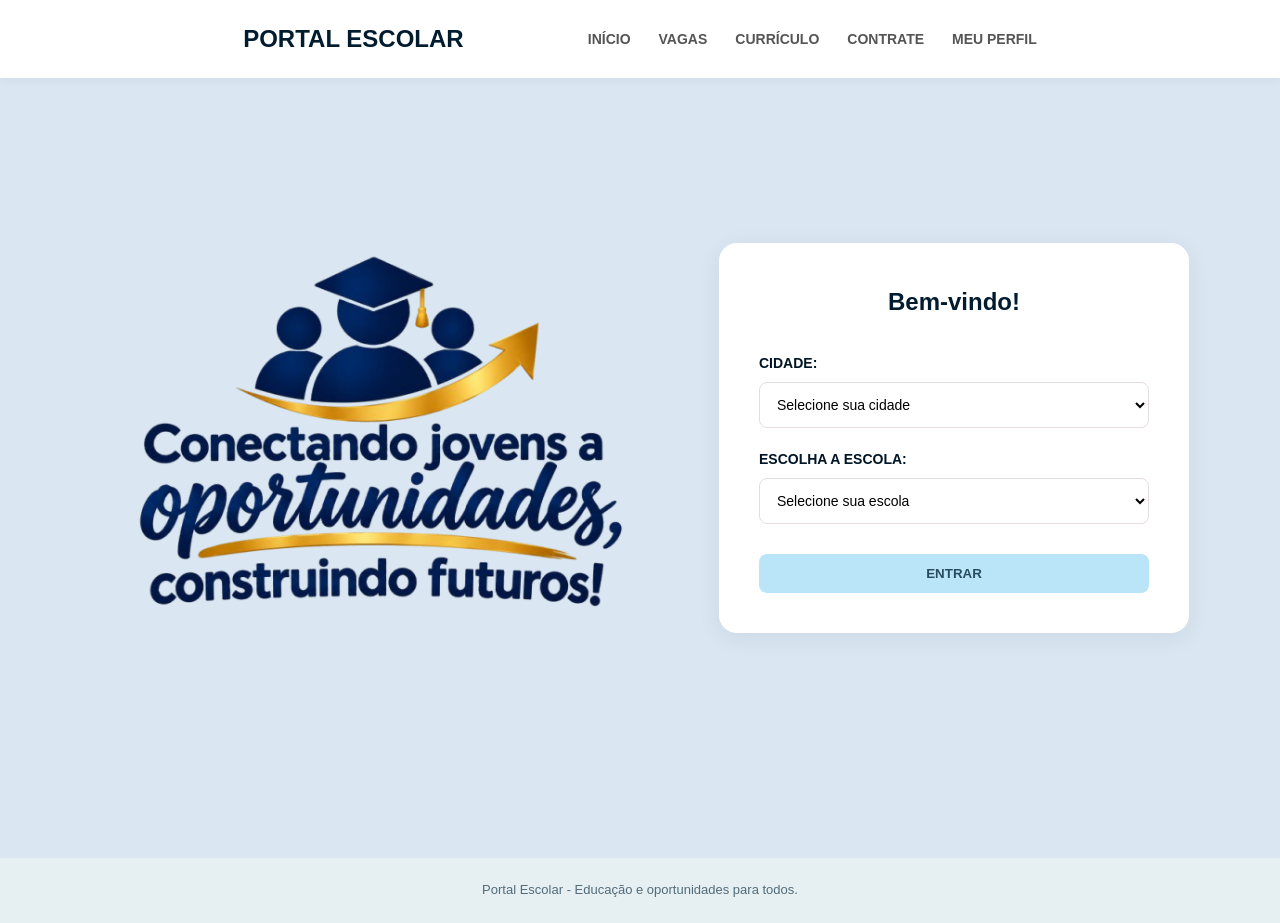
<file: index.html>
<!DOCTYPE html>
<html lang="pt-BR">
<head>
    <meta charset="UTF-8">
    <meta name="viewport" content="width=device-width, initial-scale=1.0">

    <title>Início - Portal Escolar</title>

    <link rel="stylesheet" href="css/style.css">

    <!-- Ajustes exclusivos da página inicial -->
    <style>
        .inicio-conteudo {
            width: 90%;
            max-width: 1350px;
            margin: auto;
            display: flex;
            align-items: center;
            justify-content: center;
            gap: 60px;
        }

        .imagem-inicio {
            width: 55%;
            display: flex;
            justify-content: center;
            align-items: center;
        }

        .imagem-inicio img {
            width: 100%;
            max-width: 650px;
            height: auto;
            object-fit: contain;
        }

        .inicio-conteudo .login-box {
            flex-shrink: 0;
        }

        @media (max-width: 850px) {
            .inicio-conteudo {
                flex-direction: column;
                gap: 25px;
                padding: 30px 0;
            }

            .imagem-inicio {
                width: 100%;
            }

            .imagem-inicio img {
                max-width: 450px;
            }

            .inicio-conteudo .login-box {
                max-width: 470px;
            }
        }
    </style>
</head>

<body>

    <!-- CABEÇALHO -->
    <header>

        <div class="logo">
          <a href="index.html"> PORTAL ESCOLAR</a> 
        </div>

        <nav>
            <a href="index.html">INÍCIO</a>
            <a href="vagas.html">VAGAS</a>
            <a href="curriculo.html">CURRÍCULO</a>
            <a href="contrate.html">CONTRATE</a>
            <a href="perfil.html">MEU PERFIL</a>
        </nav>

    </header>


    <!-- CONTEÚDO PRINCIPAL -->
    <main class="login-container">

        <div class="inicio-conteudo">

            <!-- IMAGEM À ESQUERDA -->
            <div class="imagem-inicio">

                <img
                    src="imagens/foto.png"
                    alt="Conectando jovens a oportunidades, construindo futuros"
                >

            </div>


            <!-- QUADRADO DE BOAS-VINDAS À DIREITA -->
            <section class="login-box">

                <h1>Bem-vindo!</h1>

                <form action="vagas.html" method="get">

                    <div class="form-group">

                        <label for="cidade">
                            CIDADE:
                        </label>

                        <select id="cidade" name="cidade" required>

                            <option value="">
                                Selecione sua cidade
                            </option>

                            <option value="teresina">
                                Teresina
                            </option>

                            <option value="coivaras">
                                Coivaras
                            </option>

                            <option value="altos">
                                Altos
                            </option>

                        </select>

                    </div>


                    <div class="form-group">

                        <label for="escola">
                            ESCOLHA A ESCOLA:
                        </label>

                        <select id="escola" name="escola" required>

                            <option value="">
                                Selecione sua escola
                            </option>

                            <option value="raimundo-martins">
                                CETI Raimundo Martins
                            </option>

                        </select>

                    </div>


                    <button type="submit" class="btn btn-enviar">
                        ENTRAR
                    </button>

                </form>

            </section>

        </div>

    </main>


    <!-- RODAPÉ -->
    <footer>

        Portal Escolar - Educação e oportunidades para todos.

    </footer>

</body>
</html>
</file>
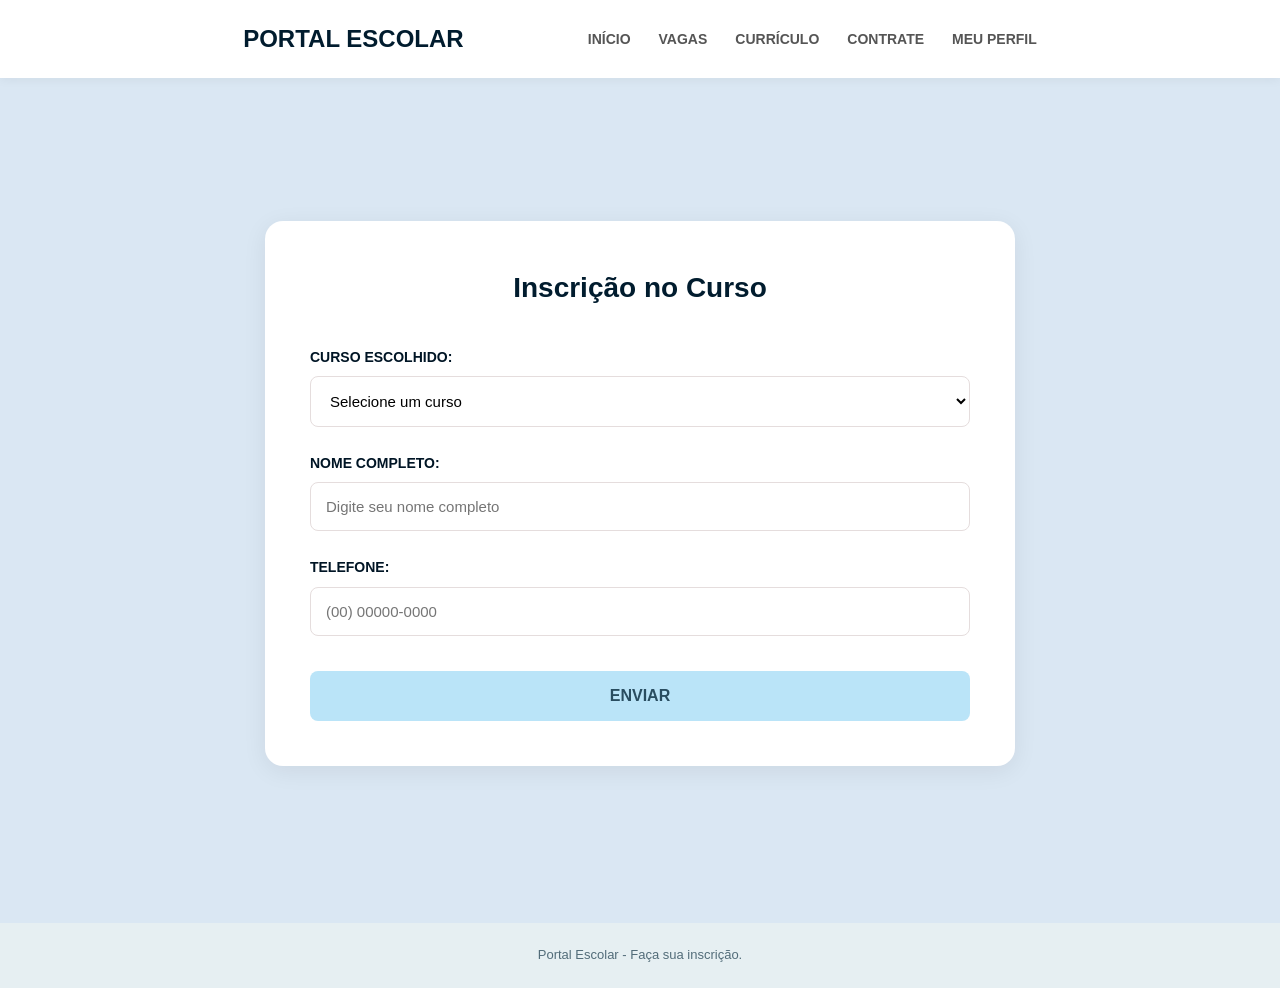
<file: candidatura-curso.html>
<!DOCTYPE html>
<html lang="pt-BR">
<head>
    <meta charset="UTF-8">
    <meta name="viewport" content="width=device-width, initial-scale=1.0">
    <title>Inscrição em Curso</title>
    <link rel="stylesheet" href="css/style.css">
</head>
<body>

<header>
     <div class="logo">
          <a href="index.html"> PORTAL ESCOLAR</a> 
        </div>
    <nav>
        <a href="index.html">INÍCIO</a>
        <a href="vagas.html">VAGAS</a>
        <a href="curriculo.html">CURRÍCULO</a>
        <a href="contrate.html">CONTRATE</a>
        <a href="perfil.html">MEU PERFIL</a>
    </nav>
</header>

<main class="container candidatura-container">

    <section class="login-box">

        <h1>Inscrição no Curso</h1>

        <form action="#" method="post">

            <div class="form-group">
                <label for="curso">CURSO ESCOLHIDO:</label>
                <select id="curso" name="curso" required>
                    <option value="">Selecione um curso</option>
                    <option>Análise e Desenvolvimento de Sistemas</option>
                    <option>Administração</option>
                    <option>Marketing</option>
                </select>
            </div>

            <div class="form-group">
                <label for="nome">NOME COMPLETO:</label>
                <input
                    type="text"
                    id="nome"
                    name="nome"
                    placeholder="Digite seu nome completo"
                    required
                >
            </div>

            <div class="form-group">
                <label for="telefone">TELEFONE:</label>
                <input
                    type="tel"
                    id="telefone"
                    name="telefone"
                    placeholder="(00) 00000-0000"
                    required
                >
            </div>

            <button type="submit" class="btn btn-enviar">
                ENVIAR
            </button>

        </form>

    </section>

</main>

<footer>
    Portal Escolar - Faça sua inscrição.
</footer>

</body>
</html>
</file>
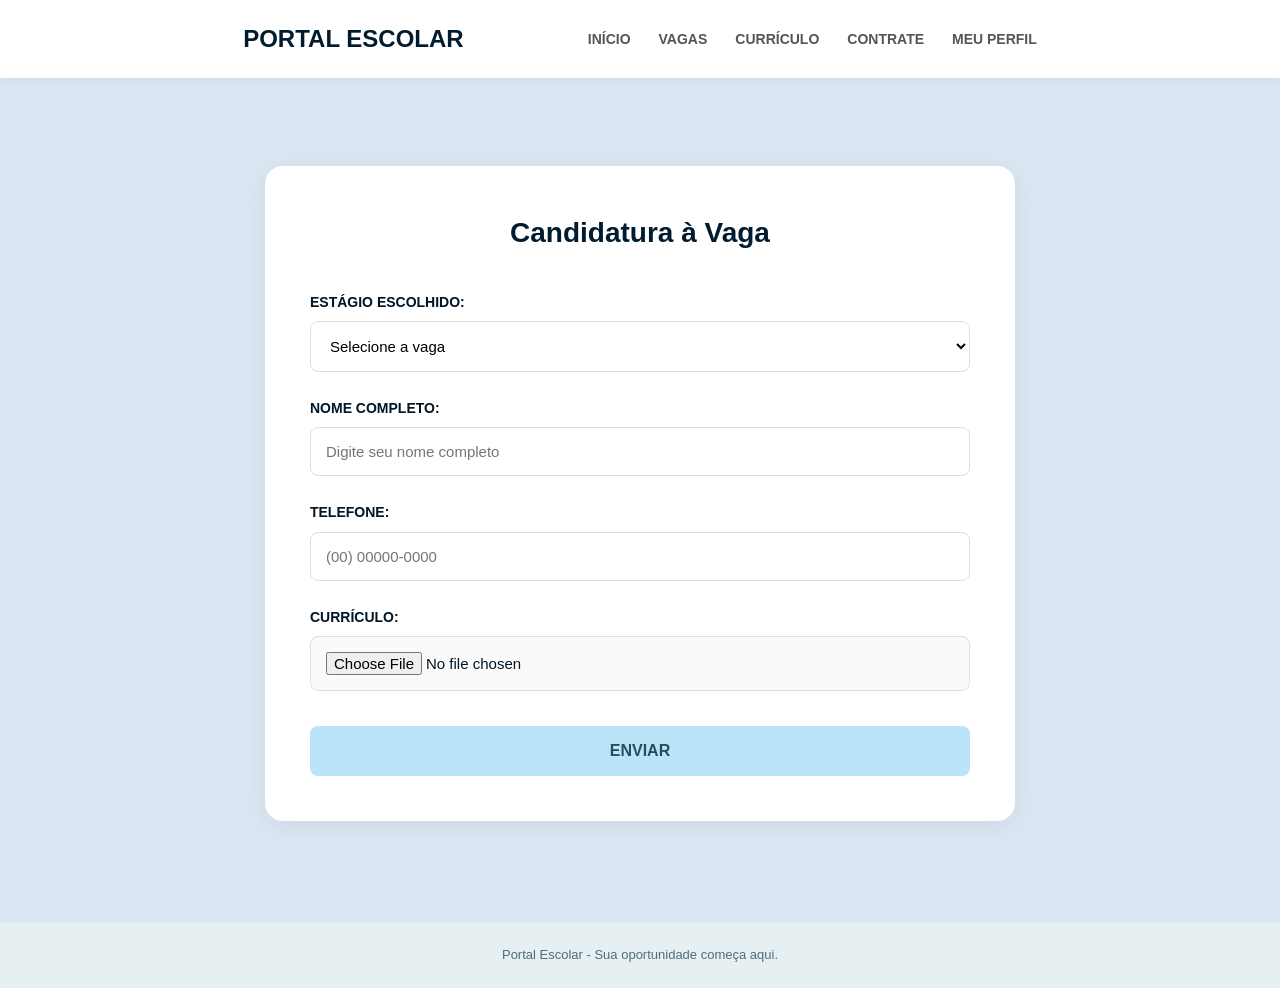
<file: candidatura-vagas.html>
<!DOCTYPE html>
<html lang="pt-BR">
<head>
    <meta charset="UTF-8">
    <meta name="viewport" content="width=device-width, initial-scale=1.0">
    <title>Candidatura à Vaga</title>
    <link rel="stylesheet" href="css/style.css">
</head>
<body>

<header>
     <div class="logo">
          <a href="index.html"> PORTAL ESCOLAR</a> 
        </div>
    <nav>
        <a href="index.html">INÍCIO</a>
        <a href="vagas.html">VAGAS</a>
        <a href="curriculo.html">CURRÍCULO</a>
        <a href="contrate.html">CONTRATE</a>
        <a href="perfil.html">MEU PERFIL</a>
    </nav>
</header>

<main class="container candidatura-container">

    <section class="login-box">

        <h1>Candidatura à Vaga</h1>

        <form action="#" method="post" enctype="multipart/form-data">

            <div class="form-group">
                <label for="vaga">ESTÁGIO ESCOLHIDO:</label>
                <select id="vaga" name="vaga" required>
                    <option value="">Selecione a vaga</option>
                    <option>Auxiliar Administrativo</option>
                    <option>Jovem Aprendiz - Comércio (Correios)</option>
                    <option>Jovem Aprendiz - Comércio (Mercadinho Popular)</option>
                </select>
            </div>

            <div class="form-group">
                <label for="nome">NOME COMPLETO:</label>
                <input
                    type="text"
                    id="nome"
                    name="nome"
                    placeholder="Digite seu nome completo"
                    required
                >
            </div>

            <div class="form-group">
                <label for="telefone">TELEFONE:</label>
                <input
                    type="tel"
                    id="telefone"
                    name="telefone"
                    placeholder="(00) 00000-0000"
                    required
                >
            </div>

            <div class="form-group">
                <label for="curriculo">CURRÍCULO:</label>
                <input
                    type="file"
                    id="curriculo"
                    name="curriculo"
                    accept=".pdf,.doc,.docx"
                    required
                >
            </div>

            <button type="submit" class="btn btn-enviar">
                ENVIAR
            </button>

        </form>

    </section>

</main>

<footer>
    Portal Escolar - Sua oportunidade começa aqui.
</footer>

</body>
</html>
</file>
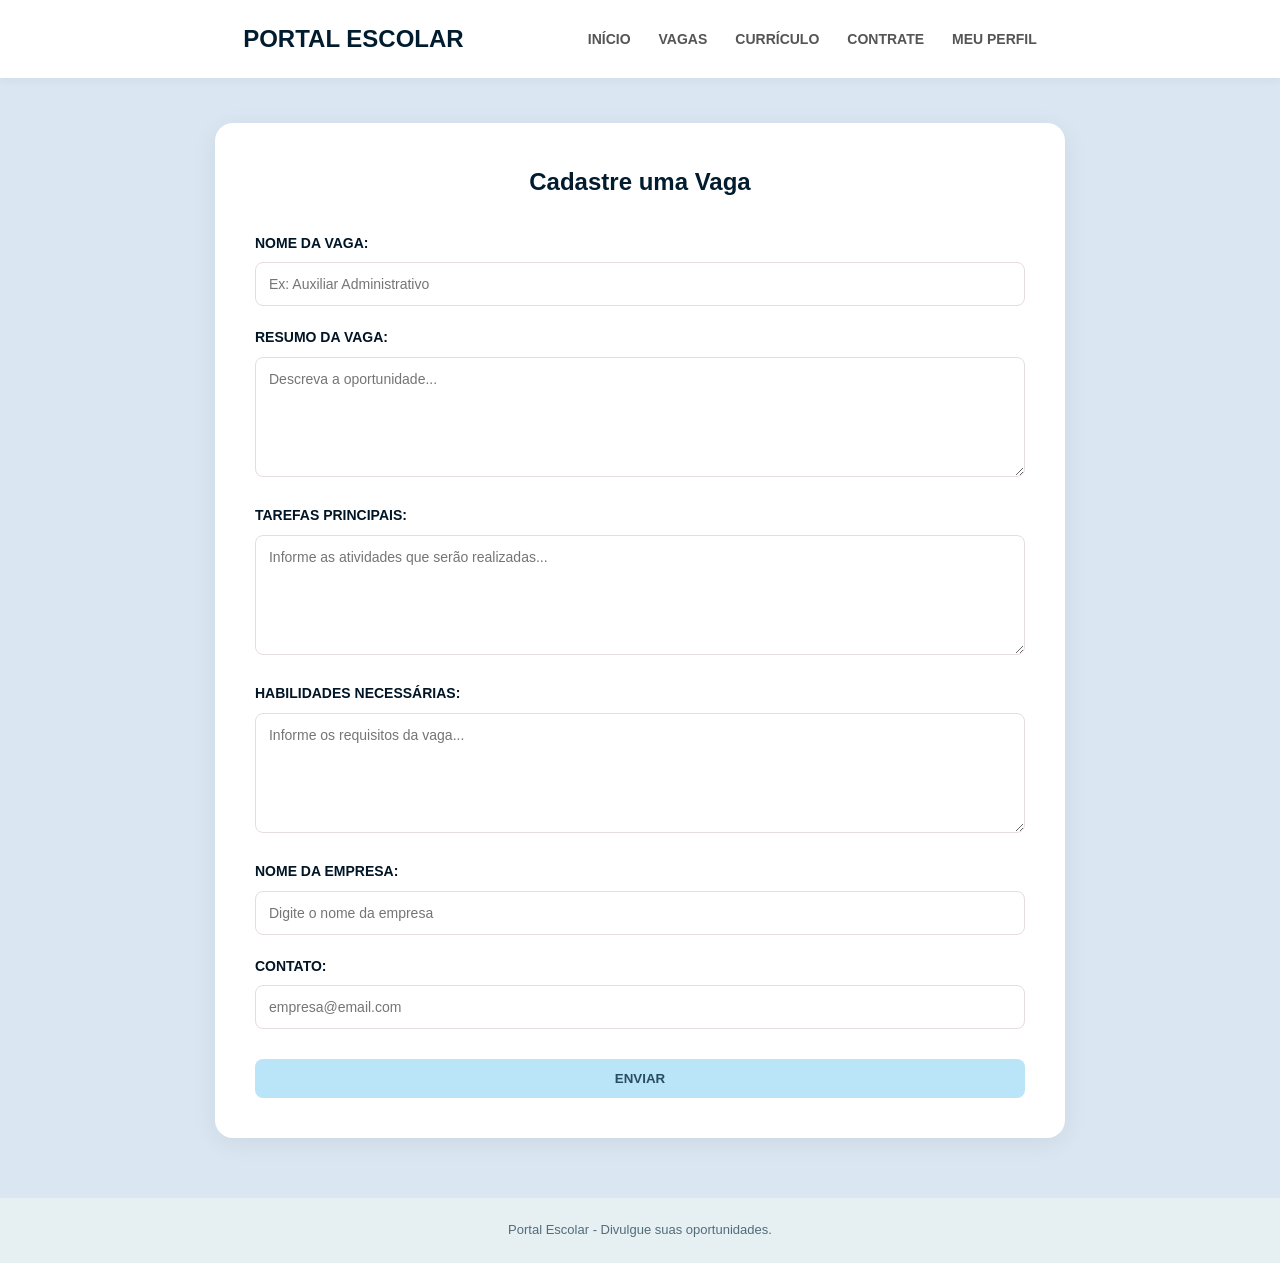
<file: contrate.html>
<!DOCTYPE html>
<html lang="pt-BR">
<head>
    <meta charset="UTF-8">
    <meta name="viewport" content="width=device-width, initial-scale=1.0">
    <title>Contrate - Portal Escolar</title>
    <link rel="stylesheet" href="css/style.css">
</head>
<body>

<header>
    <div class="logo">
          <a href="index.html"> PORTAL ESCOLAR</a> 
        </div>
    <nav>
        <a href="index.html">INÍCIO</a>
        <a href="vagas.html">VAGAS</a>
        <a href="curriculo.html">CURRÍCULO</a>
        <a href="contrate.html">CONTRATE</a>
        <a href="perfil.html">MEU PERFIL</a>
    </nav>
</header>

<main class="container contrate-container">

    <section class="login-box">

        <h1>Cadastre uma Vaga</h1>

        <form action="#" method="post">

            <div class="form-group">
                <label for="nome-vaga">NOME DA VAGA:</label>
                <input
                    type="text"
                    id="nome-vaga"
                    name="nome-vaga"
                    placeholder="Ex: Auxiliar Administrativo"
                    required
                >
            </div>

            <div class="form-group">
                <label for="resumo">RESUMO DA VAGA:</label>
                <textarea
                    id="resumo"
                    name="resumo"
                    placeholder="Descreva a oportunidade..."
                    required
                ></textarea>
            </div>

            <div class="form-group">
                <label for="tarefas">TAREFAS PRINCIPAIS:</label>
                <textarea
                    id="tarefas"
                    name="tarefas"
                    placeholder="Informe as atividades que serão realizadas..."
                    required
                ></textarea>
            </div>

            <div class="form-group">
                <label for="habilidades">HABILIDADES NECESSÁRIAS:</label>
                <textarea
                    id="habilidades"
                    name="habilidades"
                    placeholder="Informe os requisitos da vaga..."
                    required
                ></textarea>
            </div>

            <div class="form-group">
                <label for="empresa">NOME DA EMPRESA:</label>
                <input
                    type="text"
                    id="empresa"
                    name="empresa"
                    placeholder="Digite o nome da empresa"
                    required
                >
            </div>

            <div class="form-group">
                <label for="contato">CONTATO:</label>
                <input
                    type="email"
                    id="contato"
                    name="contato"
                    placeholder="empresa@email.com"
                    required
                >
            </div>

            <button type="submit" class="btn btn-enviar">
                ENVIAR
            </button>

        </form>

    </section>

</main>

<footer>
    Portal Escolar - Divulgue suas oportunidades.
</footer>

</body>
</html>
</file>
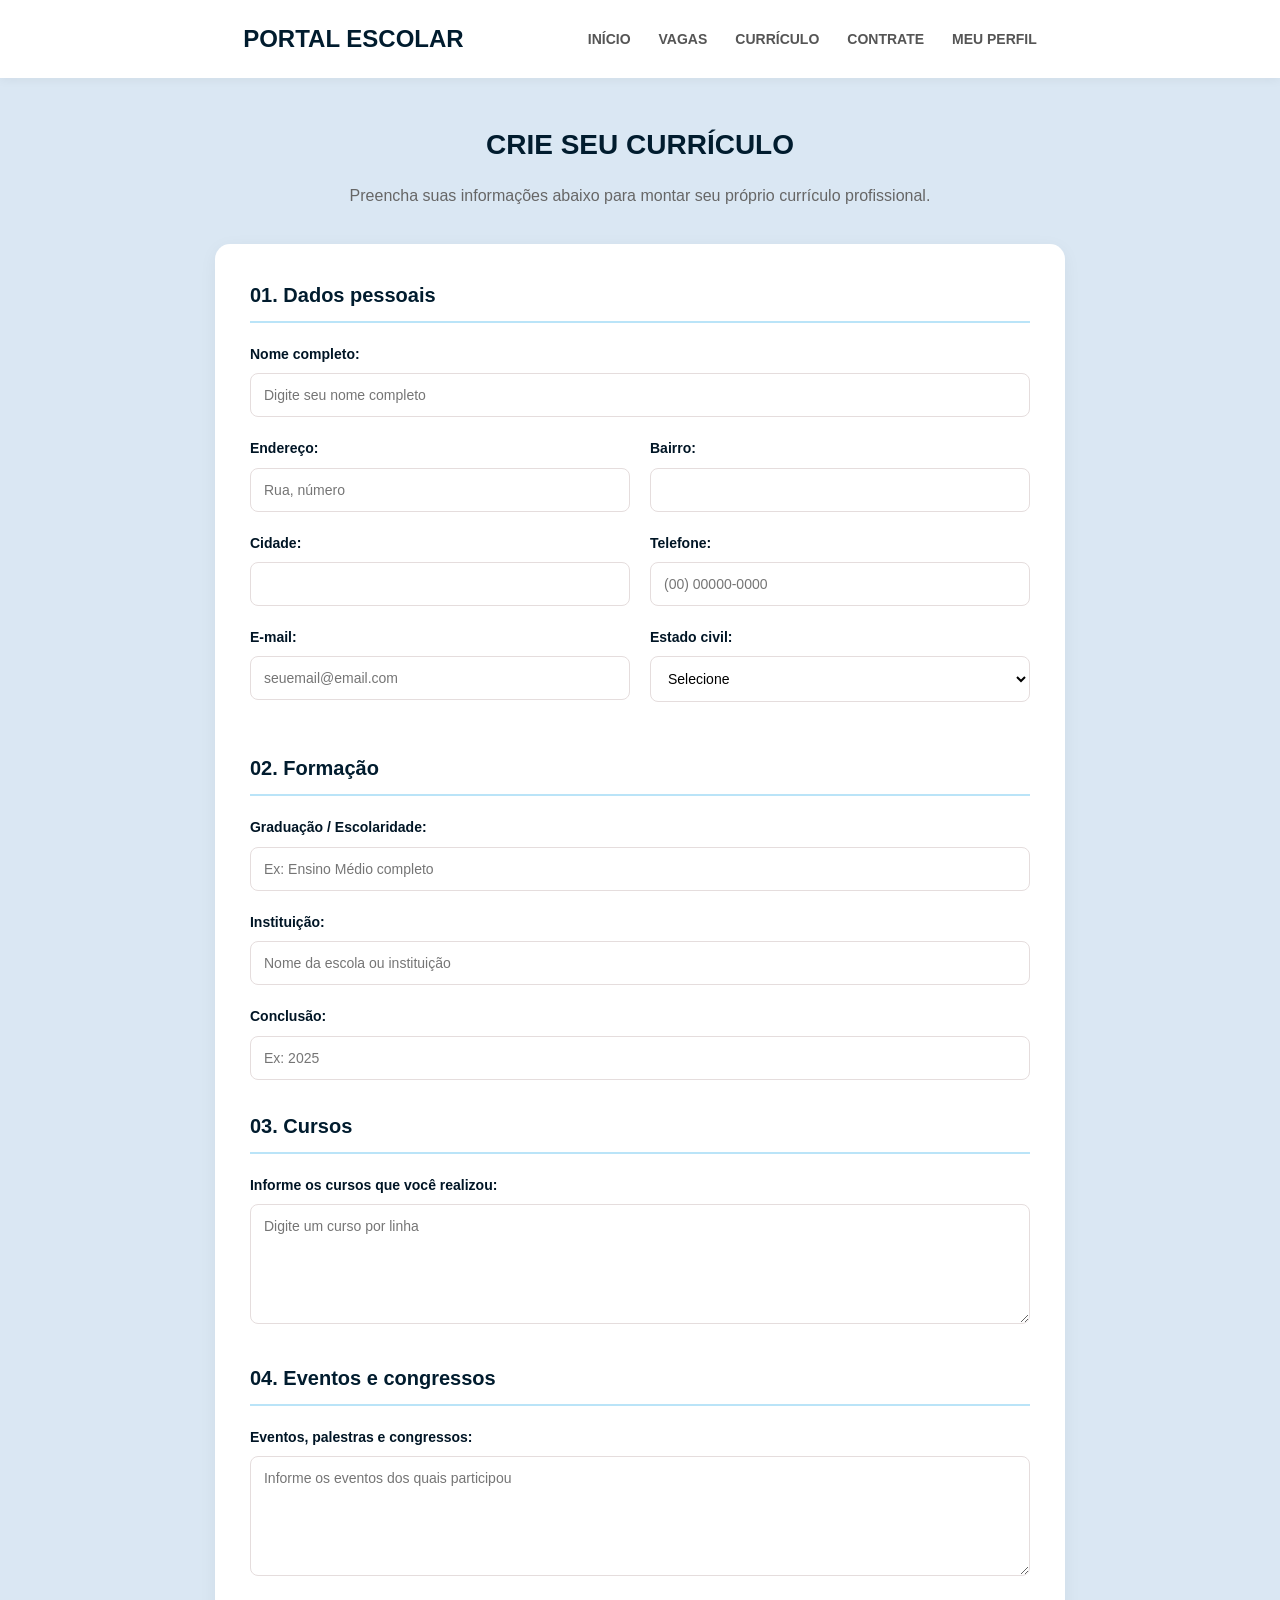
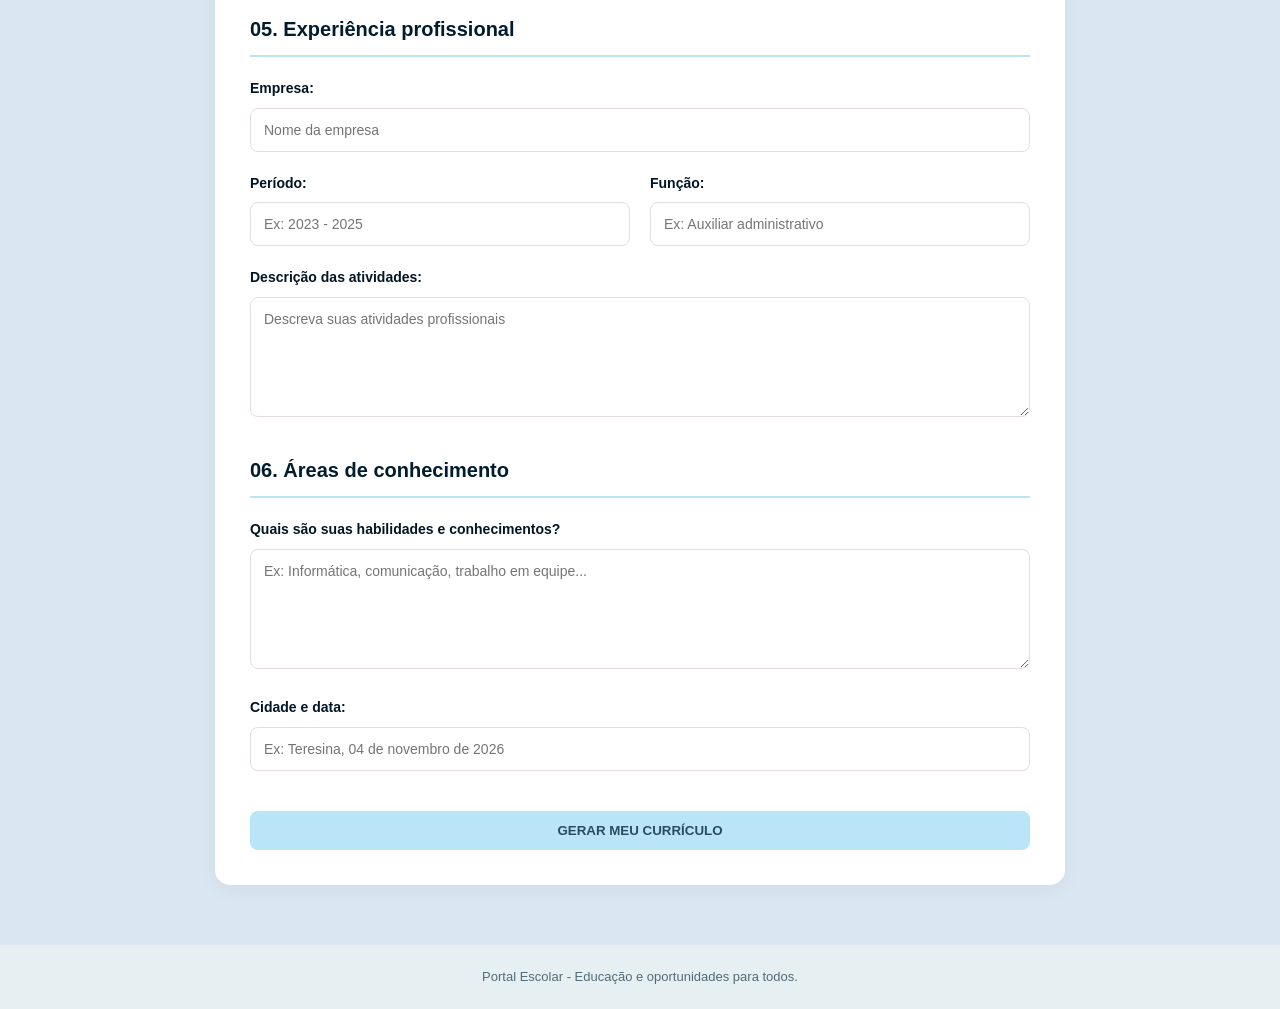
<file: curriculo.html>
<!DOCTYPE html>
<html lang="pt-BR">
<head>
    <meta charset="UTF-8">
    <meta name="viewport" content="width=device-width, initial-scale=1.0">

    <title>Monte seu Currículo - Portal Escolar</title>

    <link rel="stylesheet" href="css/style.css">
</head>

<body>

<header>
   <div class="logo">
          <a href="index.html"> PORTAL ESCOLAR</a> 
        </div>
    <nav>
        <a href="index.html">INÍCIO</a>
        <a href="vagas.html">VAGAS</a>
        <a href="curriculo.html">CURRÍCULO</a>
        <a href="contrate.html">CONTRATE</a>
        <a href="perfil.html">MEU PERFIL</a>
    </nav>
</header>

<main class="container">

    <h1 class="titulo">CRIE SEU CURRÍCULO</h1>

    <p class="curriculo-intro">
        Preencha suas informações abaixo para montar
        seu próprio currículo profissional.
    </p>

    <form id="formCurriculo" class="form-curriculo">

        <h2>01. Dados pessoais</h2>

        <div class="form-grid">

            <div class="form-group campo-completo">
                <label>Nome completo:</label>
                <input type="text" id="nome" required
                    placeholder="Digite seu nome completo">
            </div>

            <div class="form-group">
                <label>Endereço:</label>
                <input type="text" id="endereco"
                    placeholder="Rua, número">
            </div>

            <div class="form-group">
                <label>Bairro:</label>
                <input type="text" id="bairro">
            </div>

            <div class="form-group">
                <label>Cidade:</label>
                <input type="text" id="cidade">
            </div>

            <div class="form-group">
                <label>Telefone:</label>
                <input type="tel" id="telefone"
                    placeholder="(00) 00000-0000">
            </div>

            <div class="form-group">
                <label>E-mail:</label>
                <input type="email" id="email"
                    placeholder="seuemail@email.com">
            </div>

            <div class="form-group">
                <label>Estado civil:</label>
                <select id="estadoCivil">
                    <option value="">Selecione</option>
                    <option>Solteiro(a)</option>
                    <option>Casado(a)</option>
                    <option>Divorciado(a)</option>
                    <option>Viúvo(a)</option>
                    <option>Prefiro não informar</option>
                </select>
            </div>

        </div>

        <h2>02. Formação</h2>

        <div class="form-group">
            <label>Graduação / Escolaridade:</label>
            <input type="text" id="graduacao"
                placeholder="Ex: Ensino Médio completo">
        </div>

        <div class="form-group">
            <label>Instituição:</label>
            <input type="text" id="instituicao"
                placeholder="Nome da escola ou instituição">
        </div>

        <div class="form-group">
            <label>Conclusão:</label>
            <input type="text" id="conclusao"
                placeholder="Ex: 2025">
        </div>

        <h2>03. Cursos</h2>

        <div class="form-group">
            <label>Informe os cursos que você realizou:</label>
            <textarea id="cursos"
                placeholder="Digite um curso por linha"></textarea>
        </div>

        <h2>04. Eventos e congressos</h2>

        <div class="form-group">
            <label>Eventos, palestras e congressos:</label>
            <textarea id="eventos"
                placeholder="Informe os eventos dos quais participou"></textarea>
        </div>

        <h2>05. Experiência profissional</h2>

        <div class="form-group">
            <label>Empresa:</label>
            <input type="text" id="empresa"
                placeholder="Nome da empresa">
        </div>

        <div class="form-grid">

            <div class="form-group">
                <label>Período:</label>
                <input type="text" id="periodo"
                    placeholder="Ex: 2023 - 2025">
            </div>

            <div class="form-group">
                <label>Função:</label>
                <input type="text" id="funcao"
                    placeholder="Ex: Auxiliar administrativo">
            </div>

        </div>

        <div class="form-group">
            <label>Descrição das atividades:</label>
            <textarea id="atividades"
                placeholder="Descreva suas atividades profissionais"></textarea>
        </div>

        <h2>06. Áreas de conhecimento</h2>

        <div class="form-group">
            <label>Quais são suas habilidades e conhecimentos?</label>
            <textarea id="conhecimentos"
                placeholder="Ex: Informática, comunicação, trabalho em equipe..."></textarea>
        </div>

        <div class="form-group">
            <label>Cidade e data:</label>
            <input type="text" id="dataLocal"
                placeholder="Ex: Teresina, 04 de novembro de 2026">
        </div>

        <button type="submit" class="btn btn-enviar">
            GERAR MEU CURRÍCULO
        </button>

    </form>


    <!-- CURRÍCULO GERADO -->

    <section id="resultadoCurriculo" class="resultado-curriculo" hidden>

        <div class="botoes-curriculo">
            <h2>Seu currículo está pronto!</h2>

            <button type="button" class="btn"
                onclick="window.print()">
                SALVAR EM PDF
            </button>
        </div>

        <article id="documentoCurriculo" class="documento-curriculo">

            <h1>CURRICULUM VITAE</h1>

            <h2 id="saidaNome"></h2>

            <hr>

            <h3>DADOS PESSOAIS</h3>
            <div id="saidaDados"></div>

            <hr>

            <h3>FORMAÇÃO</h3>
            <div id="saidaFormacao"></div>

            <hr>

            <h3>CURSOS</h3>
            <div id="saidaCursos"></div>

            <hr>

            <h3>EVENTOS E CONGRESSOS</h3>
            <div id="saidaEventos"></div>

            <hr>

            <h3>EXPERIÊNCIA PROFISSIONAL</h3>
            <div id="saidaExperiencia"></div>

            <hr>

            <h3>ÁREAS DE CONHECIMENTO</h3>
            <div id="saidaConhecimentos"></div>

            <p id="saidaData" class="data-curriculo"></p>

        </article>

    </section>

</main>

<footer>
    Portal Escolar - Educação e oportunidades para todos.
</footer>


<script>

    const formulario = document.getElementById("formCurriculo");

    // Protege os dados inseridos pelo usuário
    function escapar(texto) {
        return String(texto).replace(/[&<>"']/g, function(caractere) {
            return {
                "&": "&amp;",
                "<": "&lt;",
                ">": "&gt;",
                '"': "&quot;",
                "'": "&#039;"
            }[caractere];
        });
    }

    // Transforma cada linha em um item de lista
    function criarLista(texto) {
        const itens = texto.split("\n")
            .map(item => item.trim())
            .filter(item => item !== "");

        if (itens.length === 0) {
            return "<p>Não informado.</p>";
        }

        return "<ul>" + itens.map(item =>
            "<li>" + escapar(item) + "</li>"
        ).join("") + "</ul>";
    }

    formulario.addEventListener("submit", function(event) {

        event.preventDefault();

        const valor = id => document.getElementById(id).value.trim();

        document.getElementById("saidaNome").textContent =
            valor("nome").toUpperCase();

        document.getElementById("saidaDados").innerHTML = `
            <p><strong>Endereço:</strong> ${escapar(valor("endereco"))}</p>
            <p><strong>Bairro:</strong> ${escapar(valor("bairro"))}</p>
            <p><strong>Cidade:</strong> ${escapar(valor("cidade"))}</p>
            <p><strong>Telefone:</strong> ${escapar(valor("telefone"))}</p>
            <p><strong>Estado Civil:</strong> ${escapar(valor("estadoCivil"))}</p>
            <p><strong>E-mail:</strong> ${escapar(valor("email"))}</p>
        `;

        document.getElementById("saidaFormacao").innerHTML = `
            <ul>
                <li><strong>Graduação:</strong> ${escapar(valor("graduacao"))}</li>
                <li><strong>Instituição:</strong> ${escapar(valor("instituicao"))}</li>
                <li><strong>Conclusão:</strong> ${escapar(valor("conclusao"))}</li>
            </ul>
        `;

        document.getElementById("saidaCursos").innerHTML =
            criarLista(valor("cursos"));

        document.getElementById("saidaEventos").innerHTML =
            criarLista(valor("eventos"));

        document.getElementById("saidaExperiencia").innerHTML = `
            <ul>
                <li><strong>Empresa:</strong> ${escapar(valor("empresa"))}</li>
                <li><strong>Período:</strong> ${escapar(valor("periodo"))}</li>
                <li><strong>Função:</strong> ${escapar(valor("funcao"))}</li>
                <li><strong>Atividades:</strong> ${escapar(valor("atividades"))}</li>
            </ul>
        `;

        document.getElementById("saidaConhecimentos").innerHTML =
            criarLista(valor("conhecimentos"));

        document.getElementById("saidaData").textContent =
            valor("dataLocal");

        document.getElementById("resultadoCurriculo").hidden = false;

        document.getElementById("resultadoCurriculo")
            .scrollIntoView({ behavior: "smooth" });

    });

</script>

</body>
</html>
</file>
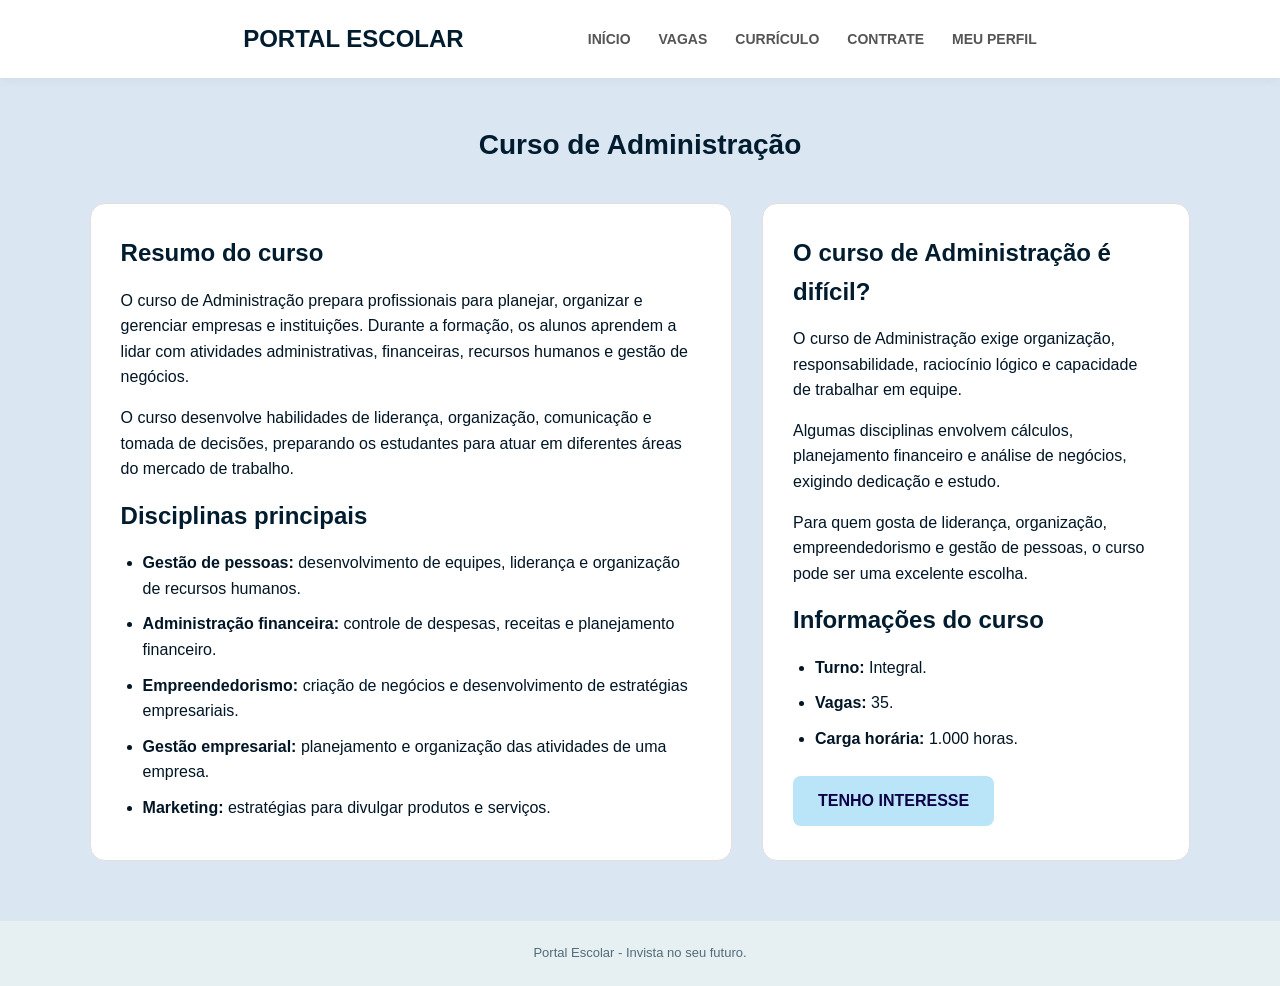
<file: curso-administracao.html>
<!DOCTYPE html>
<html lang="pt-BR">
<head>
    <meta charset="UTF-8">
    <meta name="viewport" content="width=device-width, initial-scale=1.0">
    <title>Detalhes do Curso - Administração</title>
    <link rel="stylesheet" href="css/style.css">
</head>
<body>

<header>
    <div class="logo">
          <a href="index.html"> PORTAL ESCOLAR</a> 
        </div>
    <nav>
        <a href="index.html">INÍCIO</a>
        <a href="vagas.html">VAGAS</a>
        <a href="curriculo.html">CURRÍCULO</a>
        <a href="contrate.html">CONTRATE</a>
        <a href="perfil.html">MEU PERFIL</a>
    </nav>
</header>

<main class="container">

    <h1 class="titulo">
        Curso de Administração
    </h1>

    <section class="detalhes">

        <article class="detalhes-box">

            <h2>Resumo do curso</h2>

            <p>
                O curso de Administração prepara profissionais
                para planejar, organizar e gerenciar empresas
                e instituições. Durante a formação, os alunos
                aprendem a lidar com atividades administrativas,
                financeiras, recursos humanos e gestão de negócios.
            </p>

            <p>
                O curso desenvolve habilidades de liderança,
                organização, comunicação e tomada de decisões,
                preparando os estudantes para atuar em diferentes
                áreas do mercado de trabalho.
            </p>

            <h2>Disciplinas principais</h2>

            <ul>
                <li>
                    <strong>Gestão de pessoas:</strong>
                    desenvolvimento de equipes, liderança e
                    organização de recursos humanos.
                </li>

                <li>
                    <strong>Administração financeira:</strong>
                    controle de despesas, receitas e planejamento
                    financeiro.
                </li>

                <li>
                    <strong>Empreendedorismo:</strong>
                    criação de negócios e desenvolvimento de
                    estratégias empresariais.
                </li>

                <li>
                    <strong>Gestão empresarial:</strong>
                    planejamento e organização das atividades
                    de uma empresa.
                </li>

                <li>
                    <strong>Marketing:</strong>
                    estratégias para divulgar produtos e serviços.
                </li>
            </ul>

        </article>

        <article class="detalhes-box">

            <h2>O curso de Administração é difícil?</h2>

            <p>
                O curso de Administração exige organização,
                responsabilidade, raciocínio lógico e capacidade
                de trabalhar em equipe.
            </p>

            <p>
                Algumas disciplinas envolvem cálculos, planejamento
                financeiro e análise de negócios, exigindo dedicação
                e estudo.
            </p>

            <p>
                Para quem gosta de liderança, organização,
                empreendedorismo e gestão de pessoas, o curso
                pode ser uma excelente escolha.
            </p>

            <h2>Informações do curso</h2>

            <ul>
                <li><strong>Turno:</strong> Integral.</li>
                <li><strong>Vagas:</strong> 35.</li>
                <li><strong>Carga horária:</strong> 1.000 horas.</li>
            </ul>

            <div class="interesse">
                <a href="candidatura-curso.html"
                   class="btn btn-rosa">
                    TENHO INTERESSE
                </a>
            </div>

        </article>

    </section>

</main>

<footer>
    Portal Escolar - Invista no seu futuro.
</footer>

</body>
</html>
</file>
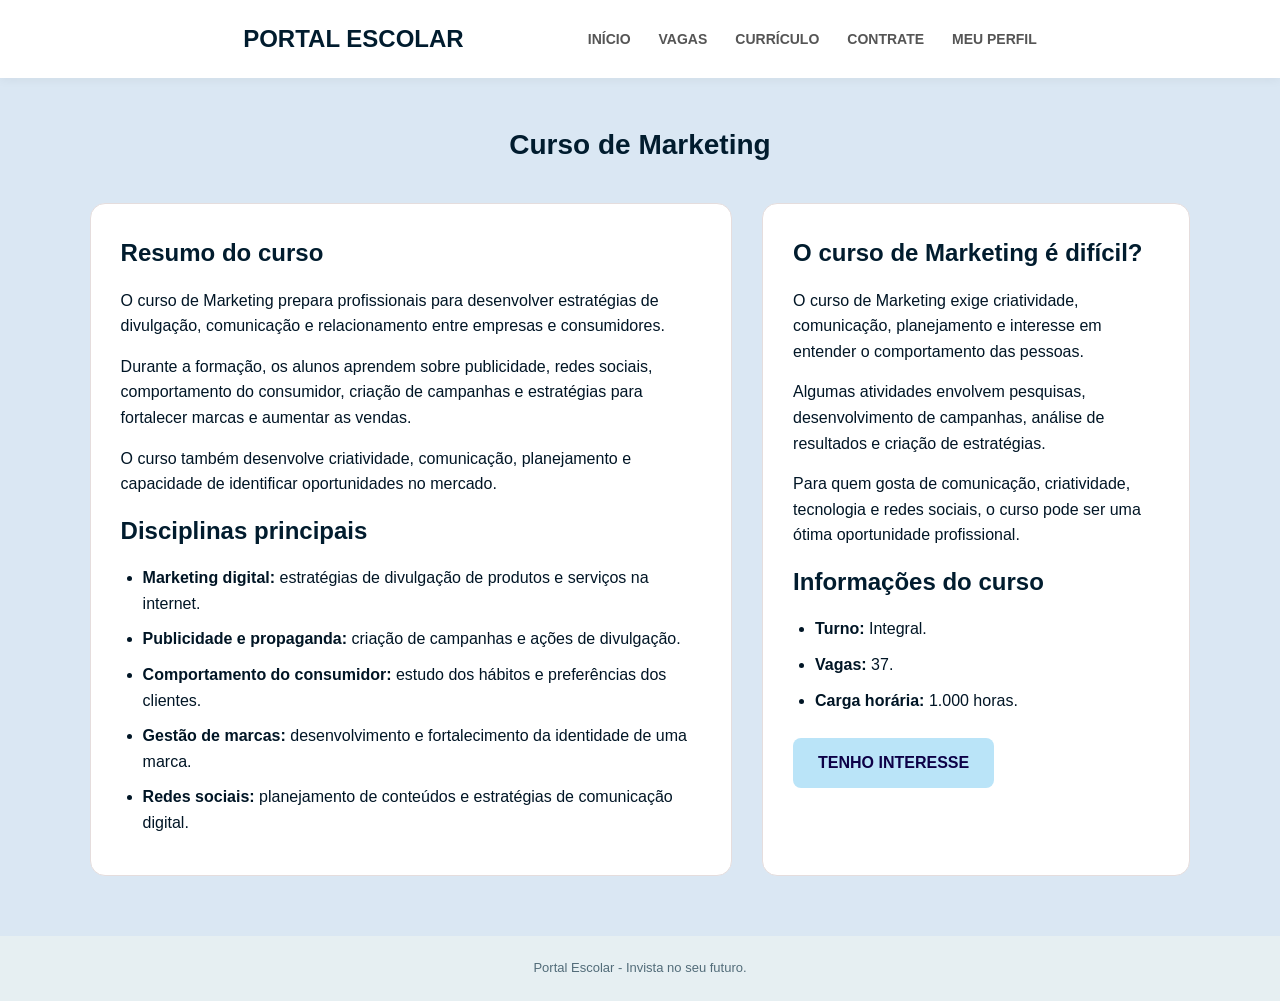
<file: curso-marketing.html>
<!DOCTYPE html>
<html lang="pt-BR">
<head>
    <meta charset="UTF-8">
    <meta name="viewport" content="width=device-width, initial-scale=1.0">
    <title>Detalhes do Curso - Marketing</title>
    <link rel="stylesheet" href="css/style.css">
</head>
<body>

<header>
    <div class="logo">
          <a href="index.html"> PORTAL ESCOLAR</a> 
        </div>
    <nav>
        <a href="index.html">INÍCIO</a>
        <a href="vagas.html">VAGAS</a>
        <a href="curriculo.html">CURRÍCULO</a>
        <a href="contrate.html">CONTRATE</a>
        <a href="perfil.html">MEU PERFIL</a>
    </nav>
</header>

<main class="container">

    <h1 class="titulo">
        Curso de Marketing
    </h1>

    <section class="detalhes">

        <article class="detalhes-box">

            <h2>Resumo do curso</h2>

            <p>
                O curso de Marketing prepara profissionais
                para desenvolver estratégias de divulgação,
                comunicação e relacionamento entre empresas
                e consumidores.
            </p>

            <p>
                Durante a formação, os alunos aprendem sobre
                publicidade, redes sociais, comportamento do
                consumidor, criação de campanhas e estratégias
                para fortalecer marcas e aumentar as vendas.
            </p>

            <p>
                O curso também desenvolve criatividade,
                comunicação, planejamento e capacidade de
                identificar oportunidades no mercado.
            </p>

            <h2>Disciplinas principais</h2>

            <ul>
                <li>
                    <strong>Marketing digital:</strong>
                    estratégias de divulgação de produtos
                    e serviços na internet.
                </li>

                <li>
                    <strong>Publicidade e propaganda:</strong>
                    criação de campanhas e ações de divulgação.
                </li>

                <li>
                    <strong>Comportamento do consumidor:</strong>
                    estudo dos hábitos e preferências dos clientes.
                </li>

                <li>
                    <strong>Gestão de marcas:</strong>
                    desenvolvimento e fortalecimento da identidade
                    de uma marca.
                </li>

                <li>
                    <strong>Redes sociais:</strong>
                    planejamento de conteúdos e estratégias
                    de comunicação digital.
                </li>
            </ul>

        </article>

        <article class="detalhes-box">

            <h2>O curso de Marketing é difícil?</h2>

            <p>
                O curso de Marketing exige criatividade,
                comunicação, planejamento e interesse em
                entender o comportamento das pessoas.
            </p>

            <p>
                Algumas atividades envolvem pesquisas,
                desenvolvimento de campanhas, análise de
                resultados e criação de estratégias.
            </p>

            <p>
                Para quem gosta de comunicação, criatividade,
                tecnologia e redes sociais, o curso pode
                ser uma ótima oportunidade profissional.
            </p>

            <h2>Informações do curso</h2>

            <ul>
                <li><strong>Turno:</strong> Integral.</li>
                <li><strong>Vagas:</strong> 37.</li>
                <li><strong>Carga horária:</strong> 1.000 horas.</li>
            </ul>

            <div class="interesse">
                <a href="candidatura-curso.html"
                   class="btn btn-rosa">
                    TENHO INTERESSE
                </a>
            </div>

        </article>

    </section>

</main>

<footer>
    Portal Escolar - Invista no seu futuro.
</footer>

</body>
</html>
</file>
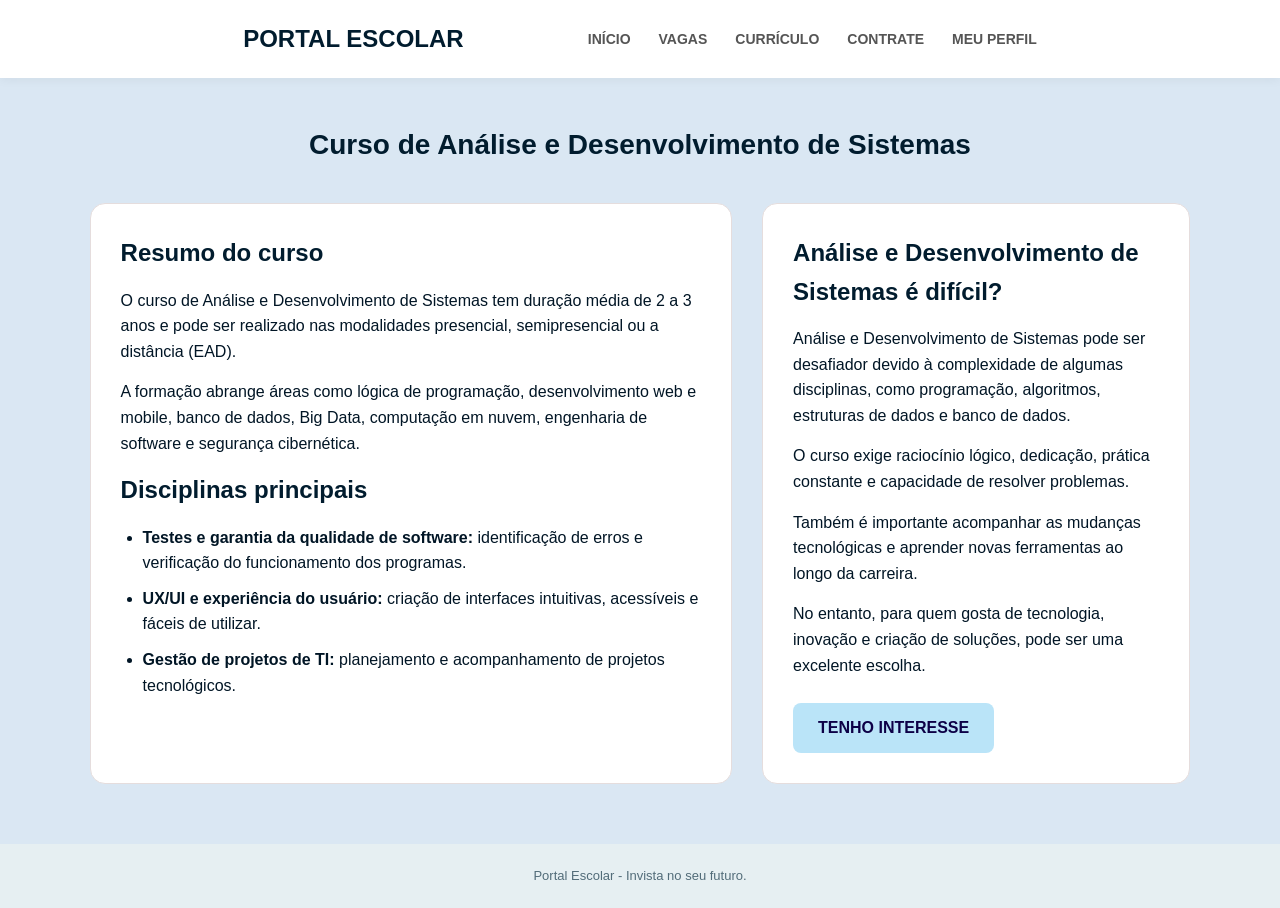
<file: cursos-detalhes.html>
<!DOCTYPE html>
<html lang="pt-BR">
<head>
    <meta charset="UTF-8">
    <meta name="viewport" content="width=device-width, initial-scale=1.0">
    <title>Detalhes do Curso</title>
    <link rel="stylesheet" href="css/style.css">
</head>
<body>

<header>
     <div class="logo">
          <a href="index.html"> PORTAL ESCOLAR</a> 
        </div>
    <nav>
        <a href="index.html">INÍCIO</a>
        <a href="vagas.html">VAGAS</a>
        <a href="curriculo.html">CURRÍCULO</a>
        <a href="contrate.html">CONTRATE</a>
        <a href="perfil.html">MEU PERFIL</a>
    </nav>
</header>

<main class="container">

    <h1 class="titulo">
        Curso de Análise e Desenvolvimento de Sistemas
    </h1>

    <section class="detalhes">

        <article class="detalhes-box">
            <h2>Resumo do curso</h2>

            <p>
                O curso de Análise e Desenvolvimento de Sistemas
                tem duração média de 2 a 3 anos e pode ser realizado
                nas modalidades presencial, semipresencial ou a
                distância (EAD).
            </p>

            <p>
                A formação abrange áreas como lógica de programação,
                desenvolvimento web e mobile, banco de dados, Big Data,
                computação em nuvem, engenharia de software e
                segurança cibernética.
            </p>

            <h2>Disciplinas principais</h2>

            <ul>
                <li>
                    <strong>Testes e garantia da qualidade de software:</strong>
                    identificação de erros e verificação do funcionamento
                    dos programas.
                </li>

                <li>
                    <strong>UX/UI e experiência do usuário:</strong>
                    criação de interfaces intuitivas, acessíveis e fáceis
                    de utilizar.
                </li>

                <li>
                    <strong>Gestão de projetos de TI:</strong>
                    planejamento e acompanhamento de projetos tecnológicos.
                </li>
            </ul>
        </article>

        <article class="detalhes-box">
            <h2>Análise e Desenvolvimento de Sistemas é difícil?</h2>

            <p>
                Análise e Desenvolvimento de Sistemas pode ser desafiador
                devido à complexidade de algumas disciplinas, como
                programação, algoritmos, estruturas de dados e banco
                de dados.
            </p>

            <p>
                O curso exige raciocínio lógico, dedicação, prática
                constante e capacidade de resolver problemas.
            </p>

            <p>
                Também é importante acompanhar as mudanças tecnológicas
                e aprender novas ferramentas ao longo da carreira.
            </p>

            <p>
                No entanto, para quem gosta de tecnologia, inovação
                e criação de soluções, pode ser uma excelente escolha.
            </p>

            <div class="interesse">
                <a href="candidatura-curso.html" class="btn btn-rosa">
                    TENHO INTERESSE
                </a>
            </div>
        </article>

    </section>

</main>

<footer>
    Portal Escolar - Invista no seu futuro.
</footer>

</body>
</html>
</file>
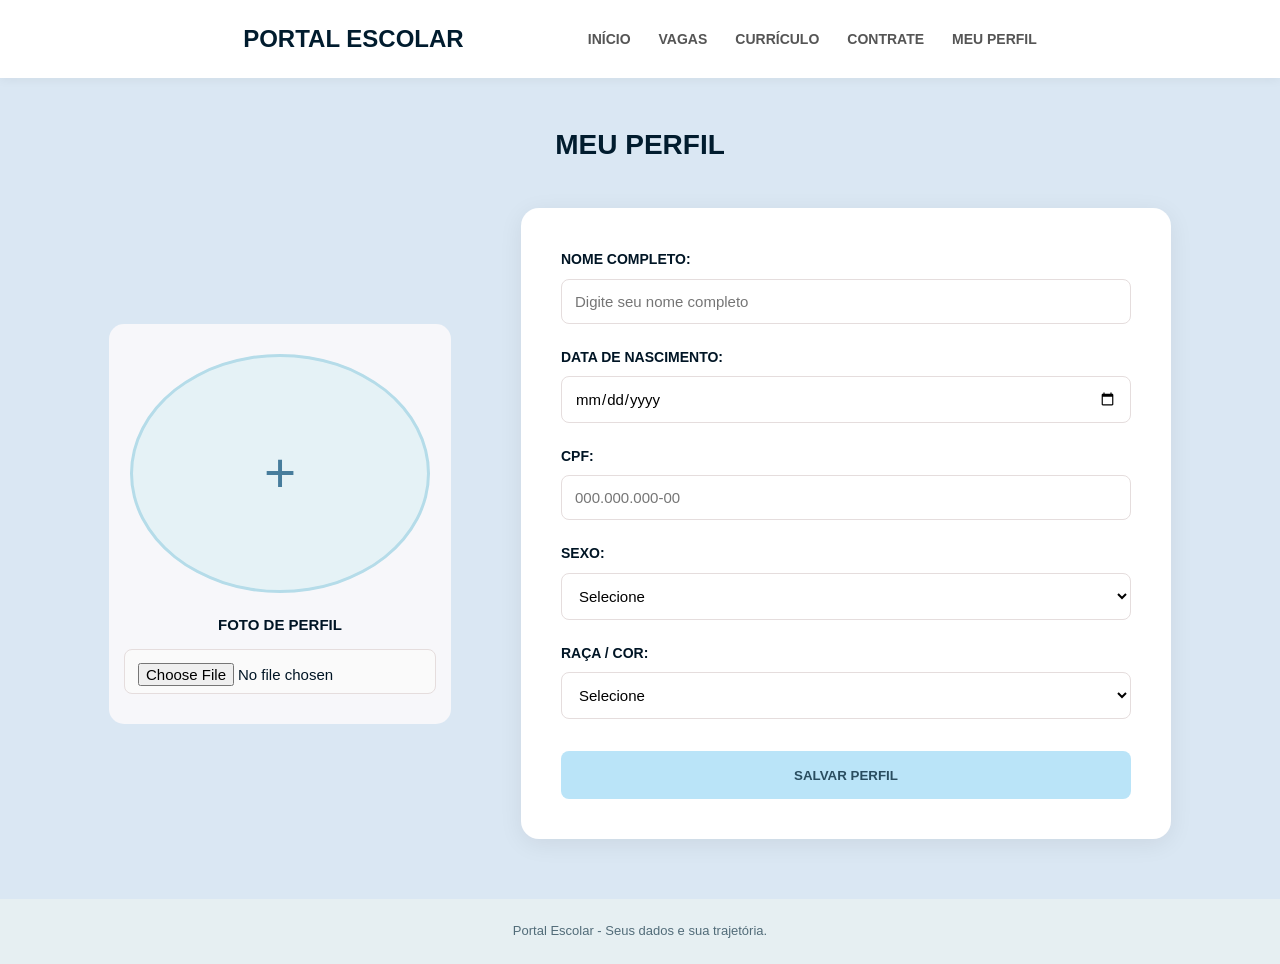
<file: perfil.html>
<!DOCTYPE html>
<html lang="pt-BR">
<head>
    <meta charset="UTF-8">
    <meta name="viewport" content="width=device-width, initial-scale=1.0">
    <title>Meu Perfil - Portal Escolar</title>
    <link rel="stylesheet" href="css/style.css">
</head>
<body>

<header>
     <div class="logo">
          <a href="index.html"> PORTAL ESCOLAR</a> 
        </div>
    <nav>
        <a href="index.html">INÍCIO</a>
        <a href="vagas.html">VAGAS</a>
        <a href="curriculo.html">CURRÍCULO</a>
        <a href="contrate.html">CONTRATE</a>
        <a href="perfil.html">MEU PERFIL</a>
    </nav>
</header>

<main class="container">

    <h1 class="titulo">MEU PERFIL</h1>

   <section class="perfil-layout perfil-centralizado">

        <div class="foto-perfil">

            <div class="foto-circulo">
                <span>+</span>
            </div>

            <label for="foto">FOTO DE PERFIL</label>

            <input
                type="file"
                id="foto"
                name="foto"
                accept="image/*"
                form="form-perfil"
            >

        </div>

        <div class="login-box">

            <form id="form-perfil" action="#" method="post">

                <div class="form-group">
                    <label for="nome">NOME COMPLETO:</label>
                    <input
                        type="text"
                        id="nome"
                        name="nome"
                        placeholder="Digite seu nome completo"
                        required
                    >
                </div>

                <div class="form-group">
                    <label for="nascimento">DATA DE NASCIMENTO:</label>
                    <input
                        type="date"
                        id="nascimento"
                        name="nascimento"
                        required
                    >
                </div>

                <div class="form-group">
                    <label for="cpf">CPF:</label>
                    <input
                        type="text"
                        id="cpf"
                        name="cpf"
                        placeholder="000.000.000-00"
                    >
                </div>

                <div class="form-group">
                    <label for="sexo">SEXO:</label>
                    <select id="sexo" name="sexo">
                        <option value="">Selecione</option>
                        <option>Feminino</option>
                        <option>Masculino</option>
                        <option>Prefiro não informar</option>
                    </select>
                </div>

                <div class="form-group">
                    <label for="raca">RAÇA / COR:</label>
                    <select id="raca" name="raca">
                        <option value="">Selecione</option>
                        <option>Branca</option>
                        <option>Preta</option>
                        <option>Parda</option>
                        <option>Amarela</option>
                        <option>Indígena</option>
                        <option>Prefiro não informar</option>
                    </select>
                </div>

                <button type="submit" class="btn btn-enviar">
                    SALVAR PERFIL
                </button>

            </form>

        </div>

    </section>

</main>

<footer>
    Portal Escolar - Seus dados e sua trajetória.
</footer>

</body>
</html>
</file>
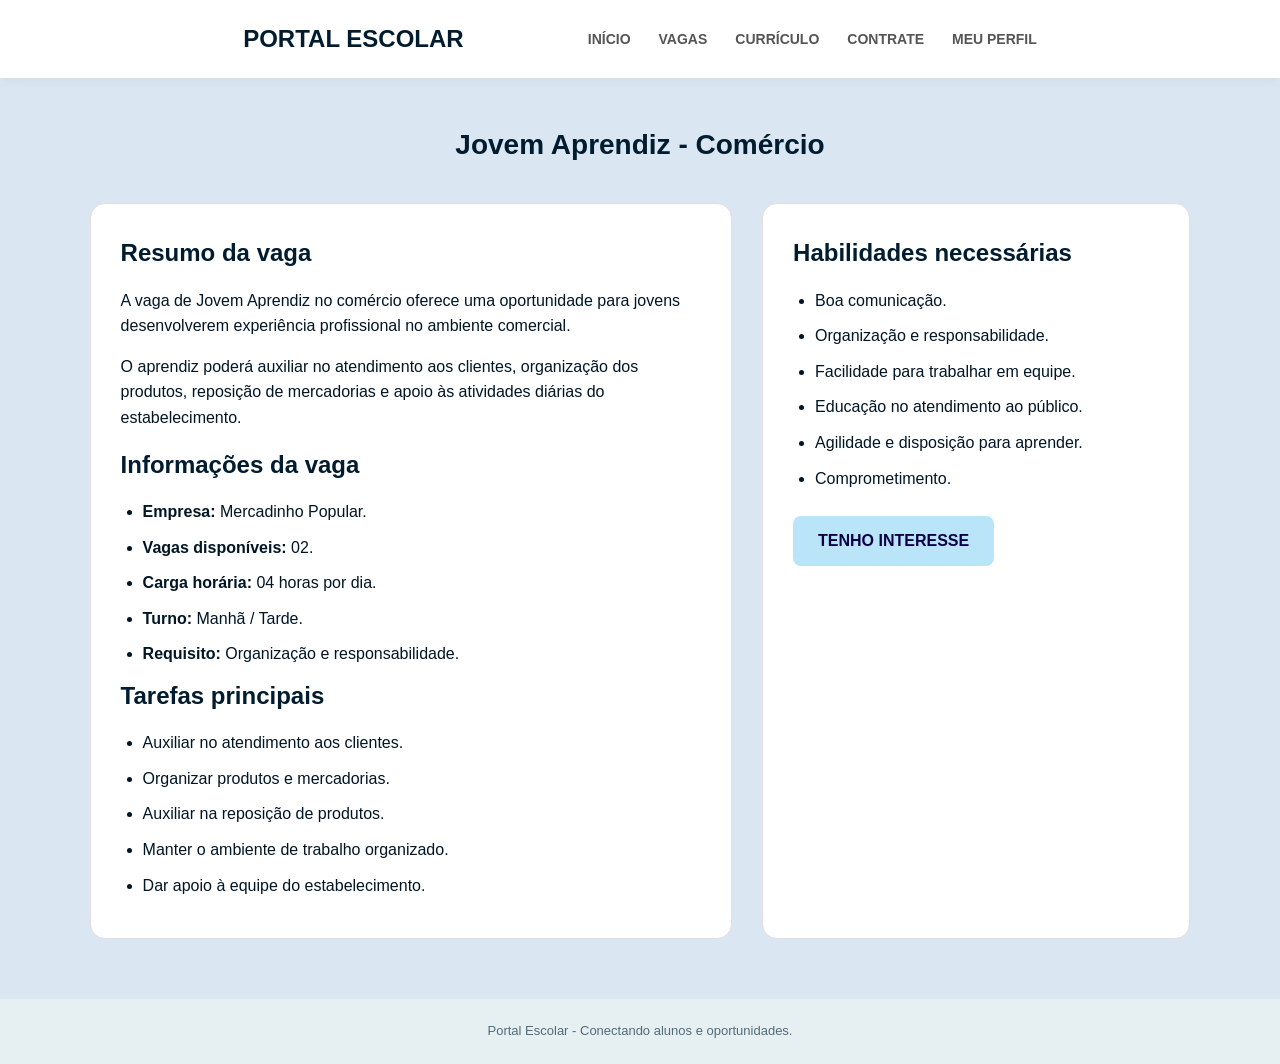
<file: vagas-comercio.html>
<!DOCTYPE html>
<html lang="pt-BR">
<head>
    <meta charset="UTF-8">
    <meta name="viewport" content="width=device-width, initial-scale=1.0">
    <title>Detalhes da Vaga - Comércio</title>
    <link rel="stylesheet" href="css/style.css">
</head>
<body>

<header>
     <div class="logo">
          <a href="index.html"> PORTAL ESCOLAR</a> 
        </div>
    <nav>
        <a href="index.html">INÍCIO</a>
        <a href="vagas.html">VAGAS</a>
        <a href="curriculo.html">CURRÍCULO</a>
        <a href="contrate.html">CONTRATE</a>
        <a href="perfil.html">MEU PERFIL</a>
    </nav>
</header>

<main class="container">

    <h1 class="titulo">
        Jovem Aprendiz - Comércio
    </h1>

    <section class="detalhes">

        <article class="detalhes-box">

            <h2>Resumo da vaga</h2>

            <p>
                A vaga de Jovem Aprendiz no comércio oferece
                uma oportunidade para jovens desenvolverem
                experiência profissional no ambiente comercial.
            </p>

            <p>
                O aprendiz poderá auxiliar no atendimento aos
                clientes, organização dos produtos, reposição
                de mercadorias e apoio às atividades diárias
                do estabelecimento.
            </p>

            <h2>Informações da vaga</h2>

            <ul>
                <li><strong>Empresa:</strong> Mercadinho Popular.</li>
                <li><strong>Vagas disponíveis:</strong> 02.</li>
                <li><strong>Carga horária:</strong> 04 horas por dia.</li>
                <li><strong>Turno:</strong> Manhã / Tarde.</li>
                <li><strong>Requisito:</strong> Organização e responsabilidade.</li>
            </ul>

            <h2>Tarefas principais</h2>

            <ul>
                <li>Auxiliar no atendimento aos clientes.</li>
                <li>Organizar produtos e mercadorias.</li>
                <li>Auxiliar na reposição de produtos.</li>
                <li>Manter o ambiente de trabalho organizado.</li>
                <li>Dar apoio à equipe do estabelecimento.</li>
            </ul>

        </article>

        <article class="detalhes-box">

            <h2>Habilidades necessárias</h2>

            <ul>
                <li>Boa comunicação.</li>
                <li>Organização e responsabilidade.</li>
                <li>Facilidade para trabalhar em equipe.</li>
                <li>Educação no atendimento ao público.</li>
                <li>Agilidade e disposição para aprender.</li>
                <li>Comprometimento.</li>
            </ul>

            <div class="interesse">
                <a href="candidatura-vagas.html" class="btn btn-rosa">
                    TENHO INTERESSE
                </a>
            </div>

        </article>

    </section>

</main>

<footer>
    Portal Escolar - Conectando alunos e oportunidades.
</footer>

</body>
</html>
</file>
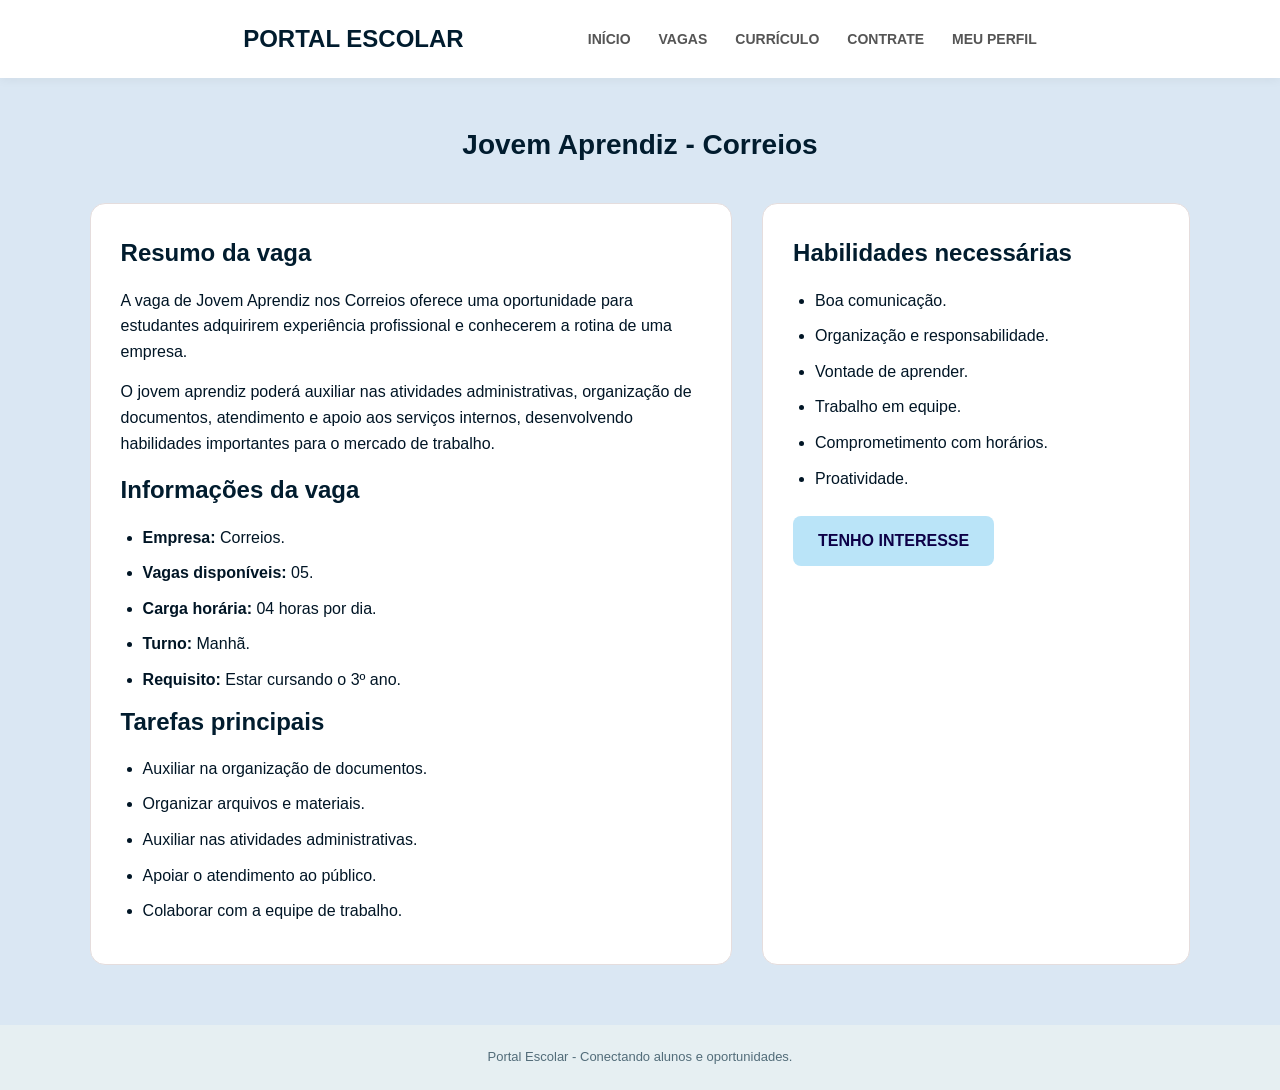
<file: vagas-correios.html>
<!DOCTYPE html>
<html lang="pt-BR">
<head>
    <meta charset="UTF-8">
    <meta name="viewport" content="width=device-width, initial-scale=1.0">
    <title>Detalhes da Vaga - Correios</title>
    <link rel="stylesheet" href="css/style.css">
</head>
<body>

<header>
    <div class="logo">
          <a href="index.html"> PORTAL ESCOLAR</a> 
        </div>
    <nav>
        <a href="index.html">INÍCIO</a>
        <a href="vagas.html">VAGAS</a>
        <a href="curriculo.html">CURRÍCULO</a>
        <a href="contrate.html">CONTRATE</a>
        <a href="perfil.html">MEU PERFIL</a>
    </nav>
</header>

<main class="container">

    <h1 class="titulo">
        Jovem Aprendiz - Correios
    </h1>

    <section class="detalhes">

        <article class="detalhes-box">
            <h2>Resumo da vaga</h2>

            <p>
                A vaga de Jovem Aprendiz nos Correios oferece
                uma oportunidade para estudantes adquirirem
                experiência profissional e conhecerem a rotina
                de uma empresa.
            </p>

            <p>
                O jovem aprendiz poderá auxiliar nas atividades
                administrativas, organização de documentos,
                atendimento e apoio aos serviços internos,
                desenvolvendo habilidades importantes para
                o mercado de trabalho.
            </p>

            <h2>Informações da vaga</h2>

            <ul>
                <li><strong>Empresa:</strong> Correios.</li>
                <li><strong>Vagas disponíveis:</strong> 05.</li>
                <li><strong>Carga horária:</strong> 04 horas por dia.</li>
                <li><strong>Turno:</strong> Manhã.</li>
                <li><strong>Requisito:</strong> Estar cursando o 3º ano.</li>
            </ul>

            <h2>Tarefas principais</h2>

            <ul>
                <li>Auxiliar na organização de documentos.</li>
                <li>Organizar arquivos e materiais.</li>
                <li>Auxiliar nas atividades administrativas.</li>
                <li>Apoiar o atendimento ao público.</li>
                <li>Colaborar com a equipe de trabalho.</li>
            </ul>

        </article>

        <article class="detalhes-box">

            <h2>Habilidades necessárias</h2>

            <ul>
                <li>Boa comunicação.</li>
                <li>Organização e responsabilidade.</li>
                <li>Vontade de aprender.</li>
                <li>Trabalho em equipe.</li>
                <li>Comprometimento com horários.</li>
                <li>Proatividade.</li>
            </ul>

            <div class="interesse">
                <a href="candidatura-vagas.html" class="btn btn-rosa">
                    TENHO INTERESSE
                </a>
            </div>

        </article>

    </section>

</main>

<footer>
    Portal Escolar - Conectando alunos e oportunidades.
</footer>

</body>
</html>
</file>
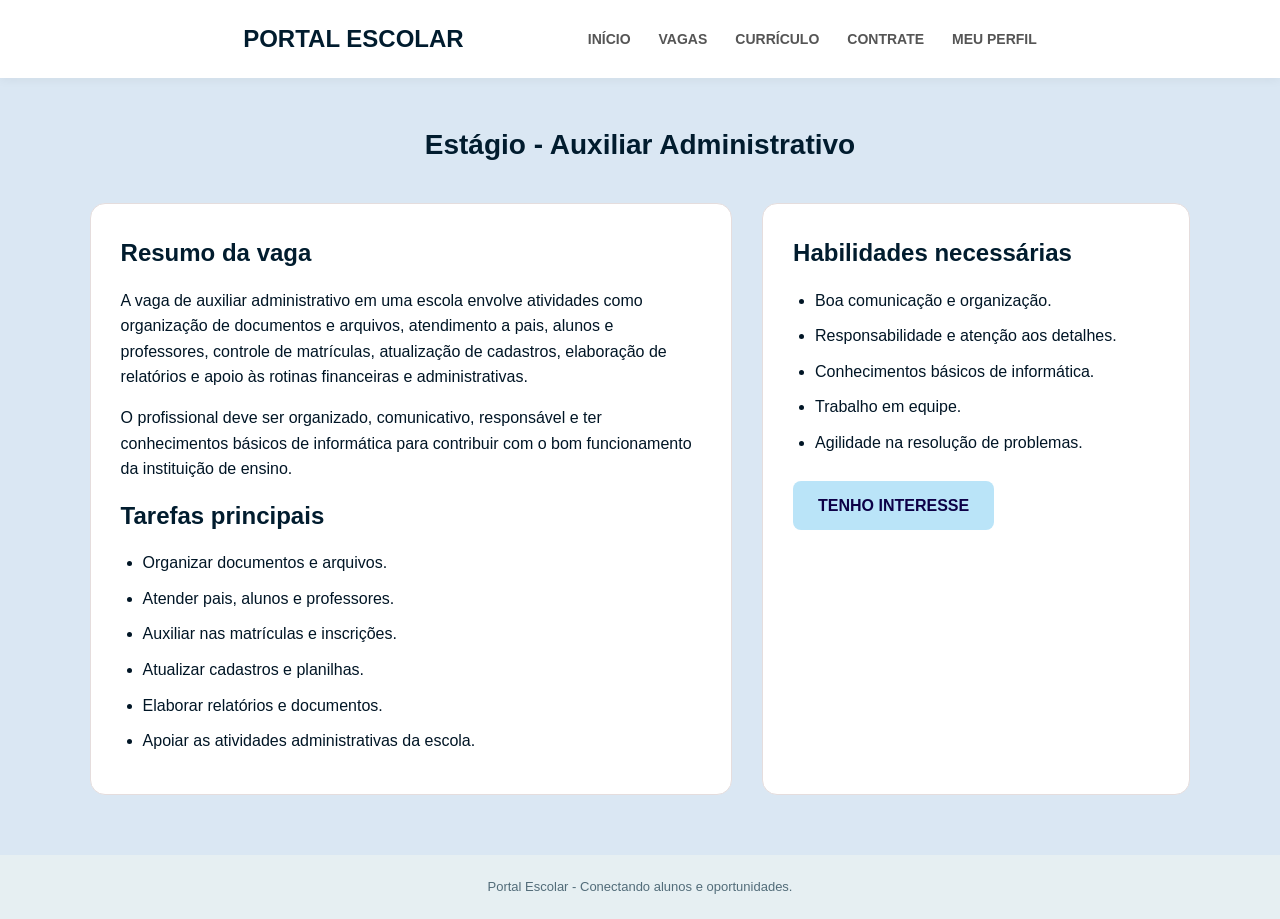
<file: vagas-detalhes-adm.html>
<!DOCTYPE html>
<html lang="pt-BR">
<head>
    <meta charset="UTF-8">
    <meta name="viewport" content="width=device-width, initial-scale=1.0">
    <title>Detalhes da Vaga</title>
    <link rel="stylesheet" href="css/style.css">
</head>
<body>

<header>
     <div class="logo">
          <a href="index.html"> PORTAL ESCOLAR</a> 
        </div>
    <nav>
        <a href="index.html">INÍCIO</a>
        <a href="vagas.html">VAGAS</a>
        <a href="curriculo.html">CURRÍCULO</a>
        <a href="contrate.html">CONTRATE</a>
        <a href="perfil.html">MEU PERFIL</a>
    </nav>
</header>

<main class="container">

    <h1 class="titulo">
        Estágio - Auxiliar Administrativo
    </h1>

    <section class="detalhes">

        <article class="detalhes-box">
            <h2>Resumo da vaga</h2>

            <p>
                A vaga de auxiliar administrativo em uma escola envolve
                atividades como organização de documentos e arquivos,
                atendimento a pais, alunos e professores, controle
                de matrículas, atualização de cadastros, elaboração
                de relatórios e apoio às rotinas financeiras e
                administrativas.
            </p>

            <p>
                O profissional deve ser organizado, comunicativo,
                responsável e ter conhecimentos básicos de informática
                para contribuir com o bom funcionamento da instituição
                de ensino.
            </p>

            <h2>Tarefas principais</h2>

            <ul>
                <li>Organizar documentos e arquivos.</li>
                <li>Atender pais, alunos e professores.</li>
                <li>Auxiliar nas matrículas e inscrições.</li>
                <li>Atualizar cadastros e planilhas.</li>
                <li>Elaborar relatórios e documentos.</li>
                <li>Apoiar as atividades administrativas da escola.</li>
            </ul>
        </article>

        <article class="detalhes-box">
            <h2>Habilidades necessárias</h2>

            <ul>
                <li>Boa comunicação e organização.</li>
                <li>Responsabilidade e atenção aos detalhes.</li>
                <li>Conhecimentos básicos de informática.</li>
                <li>Trabalho em equipe.</li>
                <li>Agilidade na resolução de problemas.</li>
            </ul>

            <div class="interesse">
                <a href="candidatura-vagas.html" class="btn btn-rosa">
                    TENHO INTERESSE
                </a>
            </div>
        </article>

    </section>

</main>

<footer>
    Portal Escolar - Conectando alunos e oportunidades.
</footer>

</body>
</html>
</file>
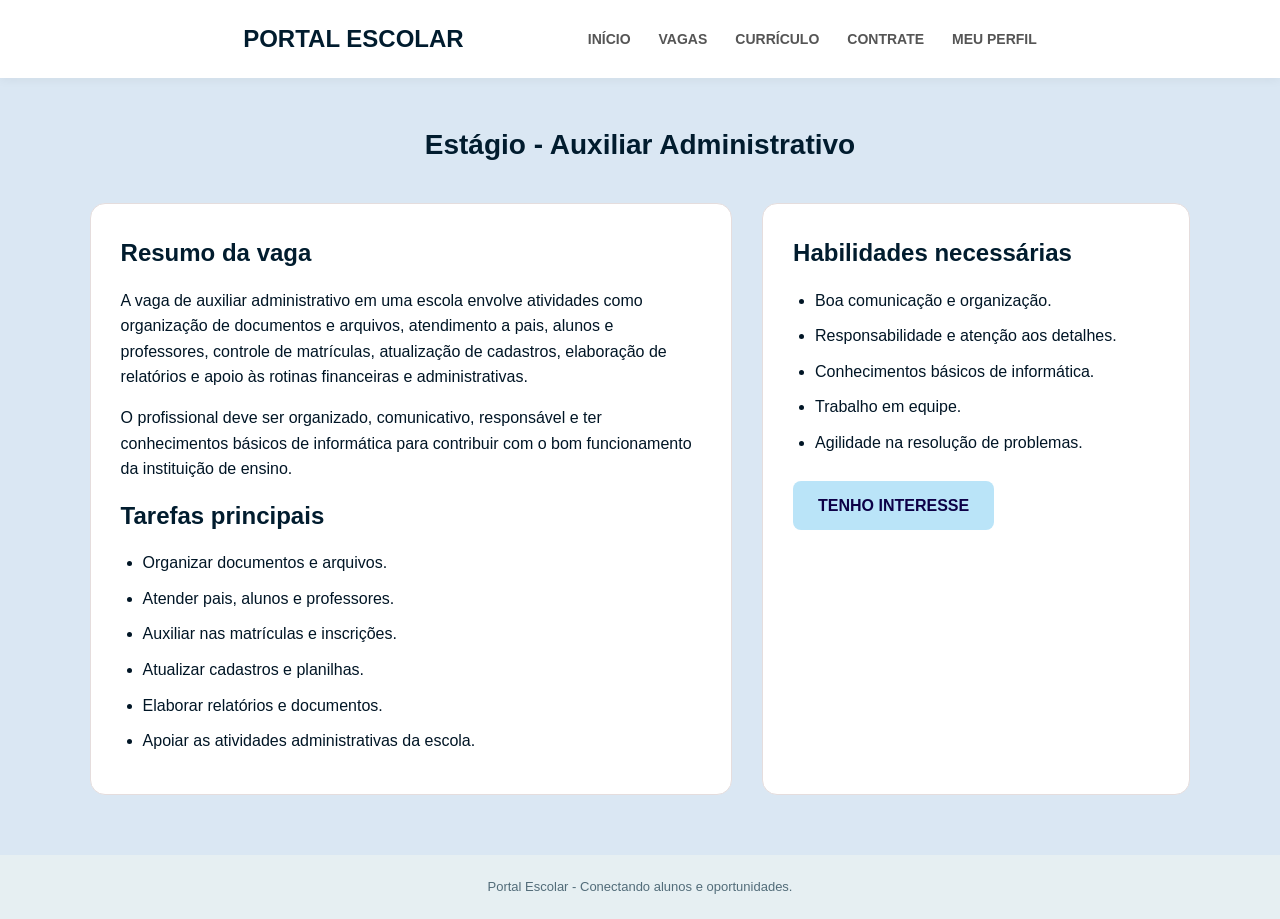
<file: vagas-detalhes.html>
<!DOCTYPE html>
<html lang="pt-BR">
<head>
    <meta charset="UTF-8">
    <meta name="viewport" content="width=device-width, initial-scale=1.0">
    <title>Detalhes da Vaga</title>
    <link rel="stylesheet" href="css/style.css">
</head>
<body>

<header>
    <div class="logo">PORTAL ESCOLAR</div>
    <nav>
        <a href="index.html">INÍCIO</a>
        <a href="vagas.html">VAGAS</a>
        <a href="curriculo.html">CURRÍCULO</a>
        <a href="contrate.html">CONTRATE</a>
        <a href="perfil.html">MEU PERFIL</a>
    </nav>
</header>

<main class="container">

    <h1 class="titulo">
        Estágio - Auxiliar Administrativo
    </h1>

    <section class="detalhes">

        <article class="detalhes-box">
            <h2>Resumo da vaga</h2>

            <p>
                A vaga de auxiliar administrativo em uma escola envolve
                atividades como organização de documentos e arquivos,
                atendimento a pais, alunos e professores, controle
                de matrículas, atualização de cadastros, elaboração
                de relatórios e apoio às rotinas financeiras e
                administrativas.
            </p>

            <p>
                O profissional deve ser organizado, comunicativo,
                responsável e ter conhecimentos básicos de informática
                para contribuir com o bom funcionamento da instituição
                de ensino.
            </p>

            <h2>Tarefas principais</h2>

            <ul>
                <li>Organizar documentos e arquivos.</li>
                <li>Atender pais, alunos e professores.</li>
                <li>Auxiliar nas matrículas e inscrições.</li>
                <li>Atualizar cadastros e planilhas.</li>
                <li>Elaborar relatórios e documentos.</li>
                <li>Apoiar as atividades administrativas da escola.</li>
            </ul>
        </article>

        <article class="detalhes-box">
            <h2>Habilidades necessárias</h2>

            <ul>
                <li>Boa comunicação e organização.</li>
                <li>Responsabilidade e atenção aos detalhes.</li>
                <li>Conhecimentos básicos de informática.</li>
                <li>Trabalho em equipe.</li>
                <li>Agilidade na resolução de problemas.</li>
            </ul>

            <div class="interesse">
                <a href="candidatura-vaga.html" class="btn btn-rosa">
                    TENHO INTERESSE
                </a>
            </div>
        </article>

    </section>

</main>

<footer>
    Portal Escolar - Conectando alunos e oportunidades.
</footer>

</body>
</html>
</file>
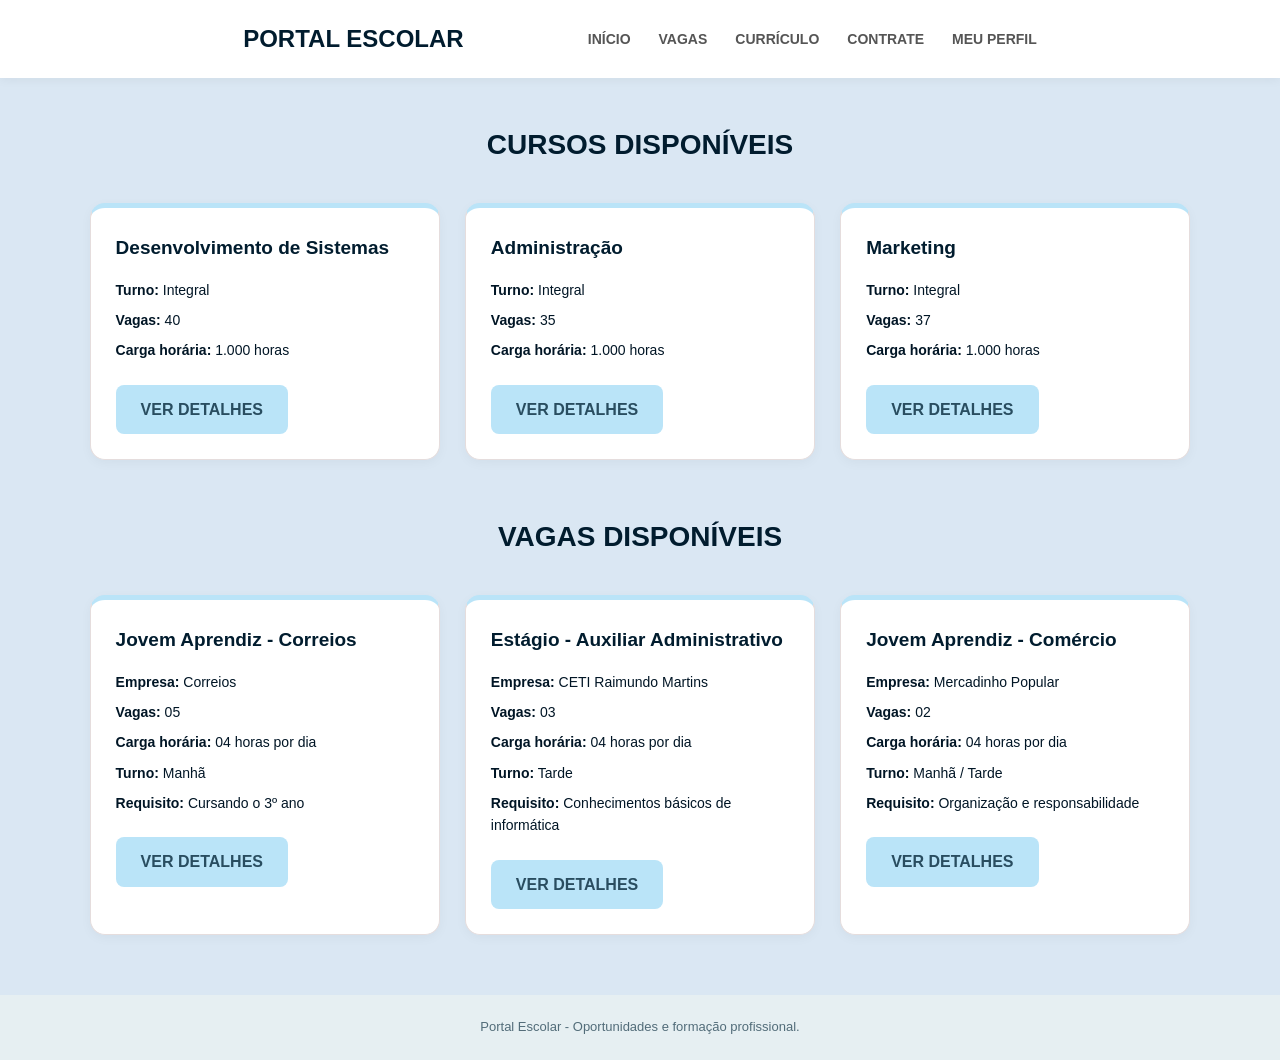
<file: vagas.html>
<!DOCTYPE html>
<html lang="pt-BR">
<head>
    <meta charset="UTF-8">
    <meta name="viewport" content="width=device-width, initial-scale=1.0">
    <title>Vagas e Cursos - Portal Escolar</title>
    <link rel="stylesheet" href="css/style.css">
</head>
<body>

<header>
    <div class="logo">
          <a href="index.html"> PORTAL ESCOLAR</a> 
        </div>

    <nav>
        <a href="index.html">INÍCIO</a>
        <a href="vagas.html">VAGAS</a>
        <a href="curriculo.html">CURRÍCULO</a>
        <a href="contrate.html">CONTRATE</a>
        <a href="perfil.html">MEU PERFIL</a>
    </nav>
</header>

<main class="container">

    <h1 class="titulo">CURSOS DISPONÍVEIS</h1>

    <section class="cards">

        <article class="card">
            <h3>Desenvolvimento de Sistemas</h3>
            <p><strong>Turno:</strong> Integral</p>
            <p><strong>Vagas:</strong> 40</p>
            <p><strong>Carga horária:</strong> 1.000 horas</p>
            <a href="cursos-detalhes.html" class="btn">
                VER DETALHES
            </a>
        </article>

        <article class="card">
            <h3>Administração</h3>
            <p><strong>Turno:</strong> Integral</p>
            <p><strong>Vagas:</strong> 35</p>
            <p><strong>Carga horária:</strong> 1.000 horas</p>
            <a href="curso-administracao.html" class="btn">
                VER DETALHES
            </a>
        </article>

        <article class="card">
            <h3>Marketing</h3>
            <p><strong>Turno:</strong> Integral</p>
            <p><strong>Vagas:</strong> 37</p>
            <p><strong>Carga horária:</strong> 1.000 horas</p>
            <a href="curso-marketing.html" class="btn">
                VER DETALHES
            </a>
        </article>

    </section>

    <h1 class="titulo">VAGAS DISPONÍVEIS</h1>

    <section class="cards">

        <article class="card">
            <h3>Jovem Aprendiz - Correios</h3>
            <p><strong>Empresa:</strong> Correios</p>
            <p><strong>Vagas:</strong> 05</p>
            <p><strong>Carga horária:</strong> 04 horas por dia</p>
            <p><strong>Turno:</strong> Manhã</p>
            <p><strong>Requisito:</strong> Cursando o 3º ano</p>
            <a href="vagas-correios.html" class="btn">
                VER DETALHES
            </a>
        </article>

        <article class="card">
            <h3>Estágio - Auxiliar Administrativo</h3>
            <p><strong>Empresa:</strong> CETI Raimundo Martins</p>
            <p><strong>Vagas:</strong> 03</p>
            <p><strong>Carga horária:</strong> 04 horas por dia</p>
            <p><strong>Turno:</strong> Tarde</p>
            <p><strong>Requisito:</strong> Conhecimentos básicos de informática</p>
            <a href="vagas-detalhes-adm.html" class="btn">
                VER DETALHES
            </a>
        </article>

        <article class="card">
            <h3>Jovem Aprendiz - Comércio</h3>
            <p><strong>Empresa:</strong> Mercadinho Popular</p>
            <p><strong>Vagas:</strong> 02</p>
            <p><strong>Carga horária:</strong> 04 horas por dia</p>
            <p><strong>Turno:</strong> Manhã / Tarde</p>
            <p><strong>Requisito:</strong> Organização e responsabilidade</p>
            <a href="vagas-comercio.html" class="btn">
                VER DETALHES
            </a>
        </article>

    </section>

</main>

<footer>
    Portal Escolar - Oportunidades e formação profissional.
</footer>

</body>
</html>
</file>
<file: css/style.css>
/* =====================================
   CONFIGURAÇÕES GERAIS
===================================== */

* {
    margin: 0;
    padding: 0;
    box-sizing: border-box;
}

body {
    font-family: Arial, Helvetica, sans-serif;
    background-color: #dae7f3;
    color: #001525;
    line-height: 1.6;
}

:root {
    --rosa: #bae4f8;
    --rosa-claro: #f7f7fa;
    --azul: #bae4f8;
    --azul-escuro: #011c2e;
    --amarelo: #f4e5ad;
    --verde: #bae4f8;
    --branco: #ffffff;
    --texto: #444444;
    --borda: #e5dddd;
}

a {
    text-decoration: none;
    color: inherit;
}

button {
    cursor: pointer;
    border: none;
    font-family: inherit;
}

/* =====================================
   CABEÇALHO E MENU
===================================== */

header {
    background-color: var(--branco);
    padding: 20px 19%;
    display: flex;
    align-items: center;
    justify-content: space-between;
    gap: 20px;
    box-shadow: 0 2px 10px rgba(0,0,0,0.05);
}

.logo {
    font-size: 24px;
    font-weight: bold;
    color: var(--azul-escuro);
}

nav {
    display: flex;
    align-items: center;
    gap: 28px;
}

nav a {
    font-size: 14px;
    font-weight: bold;
    color: #555;
    transition: 0.3s;
}

nav a:hover {
    color: var(--azul-escuro);
}

/* =====================================
   CONTEÚDO PRINCIPAL
===================================== */

.container {
    width: 86%;
    max-width: 1200px;
    margin: 45px auto;
}

.titulo {
    text-align: center;
    font-size: 28px;
    color: var(--azul-escuro);
    margin-bottom: 35px;
}

.subtitulo {
    font-size: 21px;
    color: var(--azul-escuro);
    margin-bottom: 18px;
}

/* =====================================
   TELA INICIAL
===================================== */

.login-container {
    min-height: 80vh;
    display: flex;
    justify-content: center;
    align-items: center;
    padding: 30px;
}

.login-box {
    width: 100%;
    max-width: 470px;
    background: var(--branco);
    padding: 40px;
    border-radius: 18px;
    box-shadow: 0 5px 25px rgba(0,0,0,0.07);
}

.login-box h1 {
    text-align: center;
    color: var(--azul-escuro);
    margin-bottom: 30px;
}

/* =====================================
   FORMULÁRIOS
===================================== */

.form-group {
    margin-bottom: 20px;
}

label {
    display: block;
    font-weight: bold;
    margin-bottom: 8px;
    font-size: 14px;
}

input,
select,
textarea {
    width: 100%;
    padding: 13px;
    border: 1px solid var(--borda);
    border-radius: 8px;
    outline: none;
    background: #fff;
    font-size: 14px;
    font-family: inherit;
}

input:focus,
select:focus,
textarea:focus {
    border-color: var(--azul-escuro);
}

textarea {
    min-height: 120px;
    resize: vertical;
}

input[type="file"] {
    background-color: #fafafa;
}

.btn {
    display: inline-block;
    background-color: var(--azul);
    color: #294d60;
    padding: 12px 25px;
    border-radius: 8px;
    font-weight: bold;
    text-align: center;
    transition: 0.3s;
}

.btn:hover {
    background-color: var(--azul-escuro);
    color: white;
}

.btn-rosa {
    background-color: var(--rosa);
    color: #0d0047;
}

.btn-rosa:hover {
    background-color: #0d0047;
    color: white;
}

.btn-enviar {
    width: 100%;
    margin-top: 10px;
}

/* =====================================
   CARTÕES DE CURSOS E VAGAS
===================================== */

.cards {
    display: grid;
    grid-template-columns: repeat(3, 1fr);
    gap: 25px;
    margin-bottom: 55px;
}

.card {
    background-color: white;
    padding: 25px;
    border-radius: 15px;
    border: 1px solid var(--borda);
    box-shadow: 0 3px 12px rgba(0,0,0,0.04);
}

.card:nth-child(3n+1) {
    border-top: 5px solid var(--rosa);
}

.card:nth-child(3n+2) {
    border-top: 5px solid var(--azul);
}

.card:nth-child(3n+3) {
    border-top: 5px solid var(--verde);
}

.card h3 {
    color: var(--azul-escuro);
    margin-bottom: 15px;
    font-size: 19px;
}

.card p {
    margin-bottom: 8px;
    font-size: 14px;
}

.card .btn {
    margin-top: 15px;
}

/* =====================================
   PÁGINAS DE DETALHES
===================================== */

.detalhes {
    display: grid;
    grid-template-columns: 1.5fr 1fr;
    gap: 30px;
}

.detalhes-box {
    background-color: white;
    border-radius: 15px;
    padding: 30px;
    border: 1px solid var(--borda);
}

.detalhes-box h2 {
    color: var(--azul-escuro);
    margin-bottom: 15px;
}

.detalhes-box p {
    margin-bottom: 15px;
}

.detalhes-box ul {
    padding-left: 22px;
}

.detalhes-box li {
    margin-bottom: 10px;
}

.interesse {
    margin-top: 25px;
}

/* =====================================
   PERFIL
===================================== */

.perfil-layout {
    display: grid;
    grid-template-columns: 220px 1fr;
    gap: 30px;
}

.foto-perfil {
    background-color: var(--rosa-claro);
    border-radius: 15px;
    padding: 30px 15px;
    text-align: center;
    height: 400px;
}

.foto-circulo {
    width: 100px;
    height: 100px;
    background: var(--rosa);
    border-radius: 50%;
    margin: 0 auto 15px;
    display: flex;
    align-items: center;
    justify-content: center;
    font-size: 35px;
}

/* =====================================
   RODAPÉ
===================================== */

footer {
    background-color: #e6eff2;
    text-align: center;
    padding: 22px;
    margin-top: 60px;
    color: #526c79;
    font-size: 13px;
}

/* =====================================
   RESPONSIVIDADE
===================================== */

@media (max-width: 900px) {
    header {
        flex-direction: column;
    }

    nav {
        flex-wrap: wrap;
        justify-content: center;
        gap: 15px;
    }

    .cards {
        grid-template-columns: repeat(2, 1fr);
    }

    .detalhes {
        grid-template-columns: 1fr;
    }
}

@media (max-width: 600px) {
    .cards {
        grid-template-columns: 1fr;
    }

    .container {
        width: 92%;
    }

    .login-box {
        padding: 25px;
    }

    .perfil-layout {
        grid-template-columns: 1fr;
    }

    nav a {
        font-size: 12px;
    }

    .titulo {
        font-size: 23px;
    }
}

/* =====================================
   GERADOR DE CURRÍCULO
===================================== */

.curriculo-intro {
    text-align: center;
    color: #666;
    margin-top: -20px;
    margin-bottom: 35px;
}

.form-curriculo {
    max-width: 850px;
    margin: auto;
    background: white;
    padding: 35px;
    border-radius: 15px;
    box-shadow: 0 4px 18px rgba(0,0,0,0.05);
}

.form-curriculo h2 {
    color: var(--azul-escuro);
    font-size: 20px;
    margin: 30px 0 20px;
    padding-bottom: 10px;
    border-bottom: 2px solid var(--azul);
}

.form-curriculo h2:first-child {
    margin-top: 0;
}

.form-grid {
    display: grid;
    grid-template-columns: repeat(2, 1fr);
    gap: 0 20px;
}

.campo-completo {
    grid-column: 1 / -1;
}

.form-curriculo .btn {
    margin-top: 20px;
}

/* =====================================
   RESULTADO DO CURRÍCULO
===================================== */

.resultado-curriculo {
    max-width: 850px;
    margin: 50px auto;
}

.resultado-curriculo[hidden] {
    display: none;
}

.botoes-curriculo {
    display: flex;
    justify-content: space-between;
    align-items: center;
    gap: 15px;
    margin-bottom: 20px;
}

.botoes-curriculo h2 {
    color: var(--azul-escuro);
    font-size: 21px;
}

.documento-curriculo {
    background: white;
    padding: 55px;
    border: 1px solid #ddd;
    box-shadow: 0 4px 15px rgba(0,0,0,0.08);
    color: #333;
    font-family: Georgia, serif;
}

.documento-curriculo h1 {
    text-align: center;
    font-size: 25px;
    font-weight: normal;
    margin-bottom: 25px;
}

.documento-curriculo h2 {
    text-align: center;
    font-size: 20px;
    margin-bottom: 25px;
    text-transform: uppercase;
}

.documento-curriculo h3 {
    font-size: 16px;
    font-weight: normal;
    font-variant: small-caps;
    margin: 15px 0;
}

.documento-curriculo hr {
    border: none;
    border-top: 1px solid #333;
    margin: 18px 0;
}

.documento-curriculo p {
    font-size: 14px;
    margin: 7px 0;
    overflow-wrap: anywhere;
}

.documento-curriculo ul {
    padding-left: 25px;
}

.documento-curriculo li {
    font-size: 14px;
    margin-bottom: 7px;
    overflow-wrap: anywhere;
}

.data-curriculo {
    text-align: right;
    margin-top: 45px !important;
}

/* =====================================
   IMPRESSÃO / PDF
===================================== */

@media print {

    @page {
        size: A4;
        margin: 20mm;
    }

    body {
        background: white !important;
    }

    header,
    footer,
    .curriculo-intro,
    .titulo,
    .form-curriculo,
    .botoes-curriculo {
        display: none !important;
    }

    .container {
        width: 100%;
        max-width: none;
        margin: 0;
    }

    .resultado-curriculo {
        display: block !important;
        margin: 0;
        max-width: none;
    }

    .documento-curriculo {
        box-shadow: none;
        border: none;
        padding: 0;
        width: 100%;
    }

    .documento-curriculo h1 {
        margin-top: 0;
    }
}

/* =====================================
   CELULAR
===================================== */

@media (max-width: 600px) {

    .form-curriculo {
        padding: 20px;
    }

    .form-grid {
        grid-template-columns: 1fr;
    }

    .campo-completo {
        grid-column: auto;
    }

    .documento-curriculo {
        padding: 25px;
    }

    .botoes-curriculo {
        flex-direction: column;
        align-items: stretch;
    }

}
/* CENTRALIZAR FORMULÁRIO CONTRATE */

.contrate-container {
    min-height: calc(100vh - 160px);
    display: flex;
    justify-content: center;
    align-items: center;
}

.contrate-container .login-box {
    width: 100%;
    max-width: 850px;
    margin: 0 auto;
}

/* =====================================
   PÁGINA MEU PERFIL
===================================== */

.perfil-centralizado {
    width: 100%;
    max-width: 1100px;
    margin: 40px auto;
    display: flex;
    justify-content: center;
    align-items: center;
    gap: 70px;
}

/* FOTO DE PERFIL */

.perfil-centralizado .foto-perfil {
    display: flex;
    flex-direction: column;
    align-items: center;
    justify-content: center;
    min-width: 220px;
}

.perfil-centralizado .foto-circulo {
    width: 300px;
    height: 400px;
    border-radius: 50%;
    display: flex;
    align-items: center;
    justify-content: center;
    background: #e5f2f6;
    border: 3px solid #b5dce9;
    font-size: 55px;
    color: #477d9c;
    margin-bottom: 20px;
}

.perfil-centralizado .foto-perfil label {
    font-size: 15px;
    font-weight: bold;
    margin-bottom: 12px;
}

/* FORMULÁRIO */

.perfil-centralizado .login-box {
    width: 100%;
    max-width: 650px;
    padding: 40px;
    margin: 0;
    box-sizing: border-box;
}

.perfil-centralizado .form-group {
    margin-bottom: 22px;
}

.perfil-centralizado input,
.perfil-centralizado select {
    width: 100%;
    min-height: 45px;
    box-sizing: border-box;
    font-size: 15px;
}

.perfil-centralizado .btn {
    width: 100%;
    min-height: 48px;
    margin-top: 10px;
}

/* TÍTULO */

.container > .titulo {
    text-align: center;
    margin-bottom: 35px;
}

/* RESPONSIVIDADE */

@media (max-width: 750px) {

    .perfil-centralizado {
        flex-direction: column;
        gap: 30px;
        padding: 15px;
        box-sizing: border-box;
    }

    .perfil-centralizado .login-box {
        max-width: 100%;
        padding: 25px;
    }

    .perfil-centralizado .foto-circulo {
        width: 160px;
        height: 160px;
    }

}

/* =====================================
   CENTRALIZAR CANDIDATURA À VAGA
===================================== */

.candidatura-container {
    min-height: calc(100vh - 160px);
    display: flex;
    justify-content: center;
    align-items: center;
    padding: 40px 20px;
}

.candidatura-container .login-box {
    width: 100%;
    max-width: 750px;
    padding: 45px;
    margin: 0 auto;
}

.candidatura-container .login-box h1 {
    font-size: 28px;
    margin-bottom: 35px;
}

.candidatura-container .form-group {
    margin-bottom: 25px;
}

.candidatura-container input,
.candidatura-container select,
.candidatura-container textarea {
    font-size: 15px;
    padding: 15px;
}

.candidatura-container .btn {
    min-height: 50px;
    font-size: 16px;
}

/* CELULAR */

@media (max-width: 600px) {

    .candidatura-container {
        padding: 25px 15px;
    }

    .candidatura-container .login-box {
        padding: 25px;
    }

}

/* CENTRALIZAR CANDIDATURA À VAGA */

.candidatura-container {
    min-height: calc(100vh - 160px);
    display: flex;
    justify-content: center;
    align-items: center;
    padding: 40px 20px;
}

.candidatura-container .login-box {
    width: 100%;
    max-width: 750px;
    margin: 0 auto;
    padding: 45px;
}

@media (max-width: 600px) {
    .candidatura-container .login-box {
        padding: 25px;
    }
}
</file>
